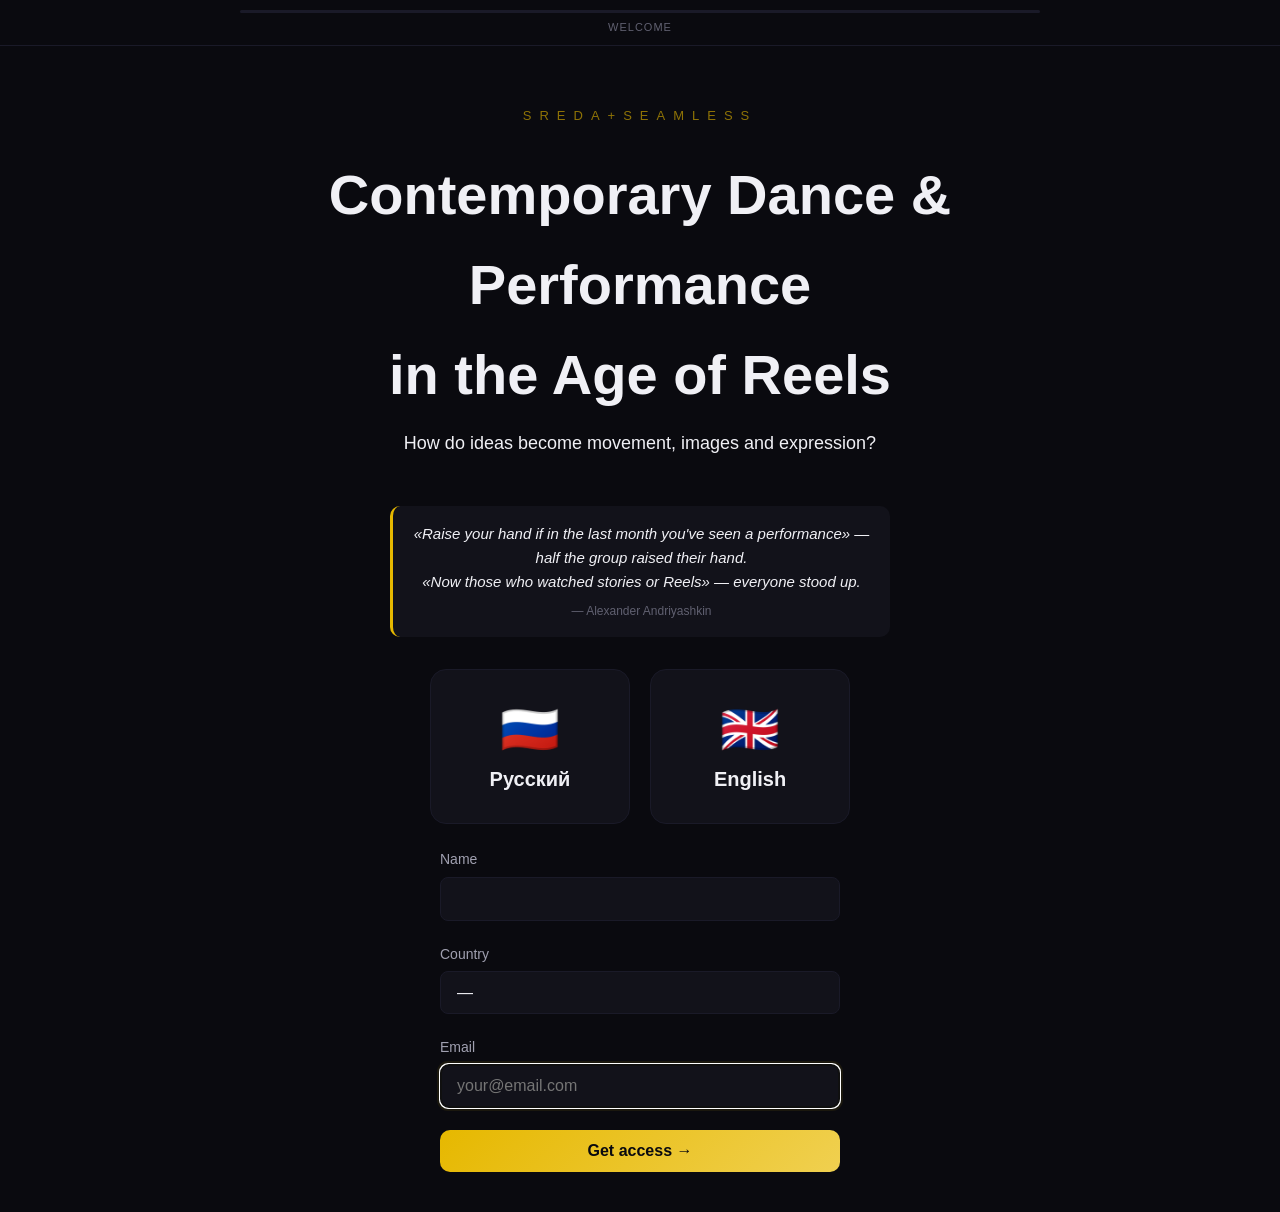
<file: versions/v1-multistep/index.html>
<!DOCTYPE html>
<html lang="en">
<head>
<meta charset="UTF-8">
<meta name="viewport" content="width=device-width, initial-scale=1.0">
<title>Contemporary Dance & Performance in the Age of Reels — sreda+seamless</title>
<meta name="description" content="How do ideas become movement, images and expression? A webinar on contemporary dance, artistic research and performance with Alexander Andriyashkin and Vladimir Varnava. July 7 & 15, 2026.">
<meta property="og:title" content="Contemporary Dance & Performance in the Age of Reels">
<meta property="og:description" content="How do ideas become movement, images and expression? Webinar with Andriyashkin and Varnava. Online July 7 & 15.">
<meta property="og:type" content="website">
<link rel="stylesheet" href="assets/css/style.css?v=3">
</head>
<body>

<!-- ===== PROGRESS BAR ===== -->
<div class="progress-wrap" id="progress-wrap">
  <div class="progress-bar"><div class="progress-fill" id="progress-fill"></div></div>
  <div class="progress-label" id="progress-label">WELCOME</div>
</div>

<!-- ===== STEP 1: LANGUAGE + NAME + COUNTRY + EMAIL ===== -->
<section id="step-lang" class="step active">
  <div class="container center">
    <div class="logo">sreda+seamless</div>
    <h1 id="glitch-title" class="glitch" data-text="Contemporary Dance & Performance
in the Age of Reels">Contemporary Dance &amp; Performance<br>in the Age of Reels</h1>
    <p class="subtitle" id="lang-subtitle">How do ideas become movement, images and expression?</p>
    
    <!-- Quote -->
    <div class="quote-block" style="max-width:500px;margin:0 auto 32px;text-align:center;padding:16px 20px;border-left:3px solid var(--accent);background:var(--bg2);border-radius:var(--radius-sm)">
      <p id="lang-quote" style="font-size:15px;font-style:italic;color:var(--text);line-height:1.6">«Поднимите руку, если за последний месяц вы видели перформанс» — поднялась половина группы.<br>«А теперь те, кто смотрел stories или Reels» — встали все.</p>
      <p id="lang-quote-author" style="font-size:12px;color:var(--text3);margin-top:8px">— Александр Андрияшкин</p>
    </div>

    <div class="lang-buttons">
      <button class="lang-btn" data-lang="ru" onclick="setLang('ru')">
        <span class="lang-icon">🇷🇺</span>
        <span class="lang-name">Русский</span>
      </button>
      <button class="lang-btn" data-lang="en" onclick="setLang('en')">
        <span class="lang-icon">🇬🇧</span>
        <span class="lang-name">English</span>
      </button>
    </div>
    <div class="lang-form-block" style="margin-top:24px;max-width:400px;width:100%">
      <div class="form-group">
        <label id="lang-name-label" style="color:var(--text2);font-size:14px;margin-bottom:6px;display:block">Name</label>
        <input type="text" id="lang-name" placeholder="" required style="padding:12px 16px;border:1px solid var(--bg3);border-radius:8px;background:var(--bg2);color:var(--text1);font-size:16px;width:100%">
      </div>
      <div class="form-group">
        <label id="lang-country-label" style="color:var(--text2);font-size:14px;margin-bottom:6px;display:block">Country</label>
        <select id="lang-country" style="padding:12px 40px 12px 16px;border:1px solid var(--bg3);border-radius:8px;background:var(--bg2);color:var(--text1);font-size:16px;width:100%;-webkit-appearance:none;appearance:none">
          <option value="">—</option>
          <option value="AF">Afghanistan</option><option value="AL">Albania</option><option value="DZ">Algeria</option><option value="AD">Andorra</option><option value="AO">Angola</option><option value="AG">Antigua & Barbuda</option><option value="AR">Argentina</option><option value="AM">Armenia</option><option value="AU">Australia</option><option value="AT">Austria</option><option value="AZ">Azerbaijan</option>
          <option value="BS">Bahamas</option><option value="BH">Bahrain</option><option value="BD">Bangladesh</option><option value="BB">Barbados</option><option value="BY">Belarus</option><option value="BE">Belgium</option><option value="BZ">Belize</option><option value="BJ">Benin</option><option value="BT">Bhutan</option><option value="BO">Bolivia</option><option value="BA">Bosnia & Herzegovina</option><option value="BW">Botswana</option><option value="BR">Brazil</option><option value="BN">Brunei</option><option value="BG">Bulgaria</option><option value="BF">Burkina Faso</option><option value="BI">Burundi</option>
          <option value="KH">Cambodia</option><option value="CM">Cameroon</option><option value="CA">Canada</option><option value="CV">Cape Verde</option><option value="CF">Central African Republic</option><option value="TD">Chad</option><option value="CL">Chile</option><option value="CN">China</option><option value="CO">Colombia</option><option value="KM">Comoros</option><option value="CG">Congo</option><option value="CD">Congo (DRC)</option><option value="CR">Costa Rica</option><option value="HR">Croatia</option><option value="CU">Cuba</option><option value="CY">Cyprus</option><option value="CZ">Czech Republic</option>
          <option value="DK">Denmark</option><option value="DJ">Djibouti</option><option value="DM">Dominica</option><option value="DO">Dominican Republic</option>
          <option value="EC">Ecuador</option><option value="EG">Egypt</option><option value="SV">El Salvador</option><option value="GQ">Equatorial Guinea</option><option value="ER">Eritrea</option><option value="EE">Estonia</option><option value="SZ">Eswatini</option><option value="ET">Ethiopia</option>
          <option value="FJ">Fiji</option><option value="FI">Finland</option><option value="FR">France</option>
          <option value="GA">Gabon</option><option value="GM">Gambia</option><option value="GE">Georgia</option><option value="DE">Germany</option><option value="GH">Ghana</option><option value="GR">Greece</option><option value="GD">Grenada</option><option value="GT">Guatemala</option><option value="GN">Guinea</option><option value="GW">Guinea-Bissau</option><option value="GY">Guyana</option>
          <option value="HT">Haiti</option><option value="HN">Honduras</option><option value="HU">Hungary</option>
          <option value="IS">Iceland</option><option value="IN">India</option><option value="ID">Indonesia</option><option value="IR">Iran</option><option value="IQ">Iraq</option><option value="IE">Ireland</option><option value="IL">Israel</option><option value="IT">Italy</option>
          <option value="JM">Jamaica</option><option value="JP">Japan</option><option value="JO">Jordan</option>
          <option value="KZ">Kazakhstan</option><option value="KE">Kenya</option><option value="KI">Kiribati</option><option value="KW">Kuwait</option><option value="KG">Kyrgyzstan</option>
          <option value="LA">Laos</option><option value="LV">Latvia</option><option value="LB">Lebanon</option><option value="LS">Lesotho</option><option value="LR">Liberia</option><option value="LY">Libya</option><option value="LI">Liechtenstein</option><option value="LT">Lithuania</option><option value="LU">Luxembourg</option>
          <option value="MG">Madagascar</option><option value="MW">Malawi</option><option value="MY">Malaysia</option><option value="MV">Maldives</option><option value="ML">Mali</option><option value="MT">Malta</option><option value="MH">Marshall Islands</option><option value="MR">Mauritania</option><option value="MU">Mauritius</option><option value="MX">Mexico</option><option value="FM">Micronesia</option><option value="MD">Moldova</option><option value="MC">Monaco</option><option value="MN">Mongolia</option><option value="ME">Montenegro</option><option value="MA">Morocco</option><option value="MZ">Mozambique</option><option value="MM">Myanmar</option>
          <option value="NA">Namibia</option><option value="NR">Nauru</option><option value="NP">Nepal</option><option value="NL">Netherlands</option><option value="NZ">New Zealand</option><option value="NI">Nicaragua</option><option value="NE">Niger</option><option value="NG">Nigeria</option><option value="KP">North Korea</option><option value="MK">North Macedonia</option><option value="NO">Norway</option>
          <option value="OM">Oman</option>
          <option value="PK">Pakistan</option><option value="PW">Palau</option><option value="PS">Palestine</option><option value="PA">Panama</option><option value="PG">Papua New Guinea</option><option value="PY">Paraguay</option><option value="PE">Peru</option><option value="PH">Philippines</option><option value="PL">Poland</option><option value="PT">Portugal</option>
          <option value="QA">Qatar</option>
          <option value="RO">Romania</option><option value="RU">Russia</option><option value="RW">Rwanda</option>
          <option value="KN">Saint Kitts & Nevis</option><option value="LC">Saint Lucia</option><option value="VC">Saint Vincent & Grenadines</option><option value="WS">Samoa</option><option value="SM">San Marino</option><option value="ST">Sao Tome & Principe</option><option value="SA">Saudi Arabia</option><option value="SN">Senegal</option><option value="RS">Serbia</option><option value="SC">Seychelles</option><option value="SL">Sierra Leone</option><option value="SG">Singapore</option><option value="SK">Slovakia</option><option value="SI">Slovenia</option><option value="SB">Solomon Islands</option><option value="SO">Somalia</option><option value="ZA">South Africa</option><option value="KR">South Korea</option><option value="SS">South Sudan</option><option value="ES">Spain</option><option value="LK">Sri Lanka</option><option value="SD">Sudan</option><option value="SR">Suriname</option><option value="SE">Sweden</option><option value="CH">Switzerland</option><option value="SY">Syria</option>
          <option value="TW">Taiwan</option><option value="TJ">Tajikistan</option><option value="TZ">Tanzania</option><option value="TH">Thailand</option><option value="TL">Timor-Leste</option><option value="TG">Togo</option><option value="TO">Tonga</option><option value="TT">Trinidad & Tobago</option><option value="TN">Tunisia</option><option value="TR">Turkey</option><option value="TM">Turkmenistan</option><option value="TV">Tuvalu</option>
          <option value="UG">Uganda</option><option value="UA">Ukraine</option><option value="AE">United Arab Emirates</option><option value="GB">United Kingdom</option><option value="US">United States</option><option value="UY">Uruguay</option><option value="UZ">Uzbekistan</option>
          <option value="VU">Vanuatu</option><option value="VA">Vatican City</option><option value="VE">Venezuela</option><option value="VN">Vietnam</option>
          <option value="YE">Yemen</option>
          <option value="ZM">Zambia</option><option value="ZW">Zimbabwe</option>
        </select>
      </div>
      <div class="form-group">
        <label id="lang-email-label" style="color:var(--text2);font-size:14px;margin-bottom:6px;display:block">Email</label>
        <input type="email" id="lang-email" placeholder="your@email.com" required style="padding:12px 16px;border:1px solid var(--bg3);border-radius:8px;background:var(--bg2);color:var(--text1);font-size:16px;width:100%">
      </div>
      <button class="btn-primary" onclick="submitForm()" id="btn-email-submit" type="button" style="padding:12px 24px;width:100%;margin-top:8px">Get access →</button>
    </div>
  </div>
</section>

<!-- ===== STEP 2: TEACHERS ===== -->
<section id="step-teachers" class="step">
  <div class="container">
    <div class="step-header">
      <span class="step-num" id="teachers-step">ШАГ 1</span>
      <button class="back-btn" onclick="goBack()">← <span class="back-text" id="back-lang">Language</span></button>
    </div>
    <div class="welcome-block">
      <h2 id="welcome-title">Meet your teachers</h2>
      <p id="welcome-desc">Contemporary Dance & Performance in the Age of Reels<br><span style="font-size:13px;color:var(--text3)">with Alexander Andriyashkin and Vladimir Varnava</span></p>
    </div>
    <div class="teachers-grid">
      <div class="teacher-card">
        <div class="teacher-media-grid">
          <img class="teacher-clip span-2" src="assets/images/andriyashkin_photo_01.jpg" alt="Andriyashkin" loading="lazy">
          <video class="teacher-clip" src="assets/images/andriyashkin_01.mp4" muted loop playsinline preload="metadata" onclick="this.paused?this.play():this.pause()"></video>
          <video class="teacher-clip" src="assets/images/andriyashkin_02.mp4" muted loop playsinline preload="metadata" onclick="this.paused?this.play():this.pause()"></video>
        </div>
        <div class="teacher-name" id="teacher-1-name">Александр Андрияшкин</div>
        <div class="teacher-role" id="teacher-1-role">Хореограф, режиссёр, педагог</div>
        <p class="teacher-bio" id="teacher-1-bio">Лауреат «Золотой Маски» (премия 2017 — спектакль The_Marusya). Шортлист Aerowaves (топ-20 хореографов Европы). Резиденции: Jacob's Pillow (США), Tanzquartier (Вена), SiWiC (Цюрих). Преподавал в 14 странах — от США до Японии.</p>
      </div>
      <div class="teacher-card">
        <div class="teacher-media-grid">
          <img class="teacher-clip span-2" src="assets/images/varnava_photo_01.jpg" alt="Varnava" loading="lazy">
          <video class="teacher-clip" src="assets/images/varnava_01.mp4" muted loop playsinline preload="metadata" onclick="this.paused?this.play():this.pause()"></video>
          <video class="teacher-clip" src="assets/images/varnava_02.mp4" muted loop playsinline preload="metadata" onclick="this.paused?this.play():this.pause()"></video>
        </div>
        <div class="teacher-name" id="teacher-2-name">Владимир Варнава</div>
        <div class="teacher-role" id="teacher-2-role">Танцовщик, хореограф, режиссёр</div>
        <p class="teacher-bio" id="teacher-2-bio">Двукратный лауреат «Золотой Маски» (2011, 2014 — лучшая мужская роль). Лауреат Harlequin (2011). Победитель Context. Diana Vishneva (2013). Постановки в Мариинском театре, Пермском театре оперы и балета, AKHE театре.</p>
      </div>
    </div>

    <div class="teachers-footer">
      <button class="btn-primary btn-large" id="btn-to-survey" onclick="goToStep('step-survey-1')">Get free materials →</button>
    </div>
  </div>
</section>

<!-- ===== STEP 3: SURVEY-1 (3 questions) ===== -->
<section id="step-survey-1" class="step">
  <div class="container">
    <div class="step-header">
      <span class="step-num" id="survey-1-step">ШАГ 2</span>
      <button class="back-btn" onclick="goBack()">← <span class="back-text" id="back-teachers">Teachers</span></button>
    </div>
    
    <div class="survey-carousel" id="survey-q1">
      <p class="survey-progress" id="sq-progress">Question 1 of 3</p>
      <h2 id="sq1-title">When you watch yourself in a video or Reel — what do you feel?</h2>
      <div class="survey-options">
        <button class="survey-option" onclick="answerSurvey(1, 'like')" id="sq1-opt1">I see myself — and I like it</button>
        <button class="survey-option" onclick="answerSurvey(1, 'off')" id="sq1-opt2">Something is off: I look different from how I feel inside</button>
        <button class="survey-option" onclick="answerSurvey(1, 'tense')" id="sq1-opt3">I tense up, freeze, start performing for the camera</button>
        <button class="survey-option" onclick="answerSurvey(1, 'not')" id="sq1-opt4">I haven't watched myself in a while — interesting question</button>
        <button class="survey-option" onclick="showCustomInput(1)" id="sq1-opt5" data-q="1" style="background:var(--bg2);border:1px dashed var(--bg3);border-radius:12px;padding:14px 18px;color:var(--text2);font-size:15px;cursor:pointer;text-align:left;transition:all 0.2s">✏️ <span id="sq1-other">Other: write your own answer</span></button>
      </div>
      <div id="sq1-custom" class="hidden" style="margin-top:12px">
        <input type="text" id="sq1-custom-input" placeholder="" style="padding:12px 16px;border:1px solid var(--bg3);border-radius:8px;background:var(--bg2);color:var(--text1);font-size:16px;width:100%">
        <button class="btn-primary" onclick="submitCustom(1)" style="padding:10px 20px;margin-top:8px" id="sq1-submit-btn">Отправить</button>
      </div>
    </div>
    
    <div class="survey-carousel hidden" id="survey-q2">
      <p class="survey-progress" id="sq-progress-2">Question 2 of 3</p>
      <h2 id="sq2-title">Which of these speaks to you right now?</h2>
      <div class="survey-options">
        <button class="survey-option" onclick="answerSurvey(2, 'space')" id="sq2-opt1">I want to understand how to work with body and space — not just on stage</button>
        <button class="survey-option" onclick="answerSurvey(2, 'digital')" id="sq2-opt2">The connection between movement, presence and how you show up digitally</button>
        <button class="survey-option" onclick="answerSurvey(2, 'express')" id="sq2-opt3">I want to make something of my own — express through my body</button>
        <button class="survey-option" onclick="answerSurvey(2, 'start')" id="sq2-opt4">I'm curious about contemporary dance but don't know where to start</button>
        <button class="survey-option" onclick="showCustomInput(2)" id="sq2-opt5" data-q="2" style="background:var(--bg2);border:1px dashed var(--bg3);border-radius:12px;padding:14px 18px;color:var(--text2);font-size:15px;cursor:pointer;text-align:left;transition:all 0.2s">✏️ <span id="sq2-other">Other: write your own answer</span></button>
      </div>
      <div id="sq2-custom" class="hidden" style="margin-top:12px">
        <input type="text" id="sq2-custom-input" placeholder="" style="padding:12px 16px;border:1px solid var(--bg3);border-radius:8px;background:var(--bg2);color:var(--text1);font-size:16px;width:100%">
        <button class="btn-primary" onclick="submitCustom(2)" style="padding:10px 20px;margin-top:8px" id="sq2-submit-btn">Отправить</button>
      </div>
    </div>
    
    <div class="survey-carousel hidden" id="survey-q3">
      <p class="survey-progress" id="sq-progress-3">Question 3 of 3</p>
      <h2 id="sq3-title">Have you invested money in your growth in the last year?</h2>
      <div class="survey-options">
        <button class="survey-option" onclick="answerSurvey(3, 'regular')" id="sq3-opt1">Yes, I invest regularly — it's normal for me</button>
        <button class="survey-option" onclick="answerSurvey(3, 'once')" id="sq3-opt2">Yes, once or twice — when the topic resonated</button>
        <button class="survey-option" onclick="answerSurvey(3, 'thinking')" id="sq3-opt3">Not yet, but I'm thinking about it</button>
        <button class="survey-option" onclick="answerSurvey(3, 'free')" id="sq3-opt4">No, I prefer free formats</button>
        <button class="survey-option" onclick="showCustomInput(3)" id="sq3-opt5" data-q="3" style="background:var(--bg2);border:1px dashed var(--bg3);border-radius:12px;padding:14px 18px;color:var(--text2);font-size:15px;cursor:pointer;text-align:left;transition:all 0.2s">✏️ <span id="sq3-other">Other: write your own answer</span></button>
      </div>
      <div id="sq3-custom" class="hidden" style="margin-top:12px">
        <input type="text" id="sq3-custom-input" placeholder="" style="padding:12px 16px;border:1px solid var(--bg3);border-radius:8px;background:var(--bg2);color:var(--text1);font-size:16px;width:100%">
        <button class="btn-primary" onclick="submitCustom(3)" style="padding:10px 20px;margin-top:8px" id="sq3-submit-btn">Отправить</button>
      </div>
    </div>
  </div>
</section>

<!-- ===== STEP 4: CONTENT-1 (Theory) ===== -->
<section id="step-content-1" class="step">
  <div class="container">
    <div class="step-header">
      <span class="step-num" id="content-1-step">ШАГ 3</span>
      <button class="back-btn" onclick="goBack()">← <span class="back-text" id="back-survey-1">Questions</span></button>
    </div>
    <h2 class="content-title" id="content-1-title">Here's your first material</h2>
    <p class="content-desc" id="content-1-desc" style="color:var(--text2);margin-bottom:16px">Theory: History of Contemporary Dance</p>
    
    <div class="content-section">
      <div class="video-container" id="video-1-container">
        <div class="video-placeholder" id="v1-placeholder" onclick="playVideo(1)">
          <div class="play-icon">▶</div>
          <span id="v1-label" class="vl">Andriyashkin — 100 Years In 100 Minutes</span>
        </div>
      </div>
      <p class="content-text" id="v1-desc" style="margin-top:12px;color:var(--text2);font-size:14px">A lecture-performance on the history of contemporary dance. From modern to metamodern.</p>
    </div>
    
    <div class="content-footer" style="margin-top:20px">
      <p style="color:var(--text2);font-size:14px;margin-bottom:12px" id="content-1-cta">Want more? Answer 4 more questions →</p>
      <button class="btn-primary btn-large" onclick="goToStep('step-survey-2')" id="btn-to-survey-2">Continue →</button>
    </div>
  </div>
</section>

<!-- ===== STEP 5: SURVEY-2 (3 more questions) ===== -->
<section id="step-survey-2" class="step">
  <div class="container">
    <div class="step-header">
      <span class="step-num" id="survey-2-step">ШАГ 4</span>
      <button class="back-btn" onclick="goBack()">← <span class="back-text" id="back-content-1">Theory</span></button>
    </div>
    
    <div class="survey-carousel" id="survey-q4">
      <p class="survey-progress" id="sq-progress-4">Question 1 of 4</p>
      <h2 id="sq4-title">What do you do?</h2>
      <div class="survey-options">
        <button class="survey-option" onclick="answerSurvey(4, 'body')" id="sq4-opt1">I work with the body: dance, movement, theater, yoga, sports</button>
        <button class="survey-option" onclick="answerSurvey(4, 'visual')" id="sq4-opt2">Visual content: photo, video, design, social media</button>
        <button class="survey-option" onclick="answerSurvey(4, 'help')" id="sq4-opt3">Helping professions: coach, therapist, educator</button>
        <button class="survey-option" onclick="answerSurvey(4, 'own')" id="sq4-opt4">I run something of my own — online or offline</button>
        <button class="survey-option" onclick="showCustomInput(4)" id="sq4-opt5" data-q="4" style="background:var(--bg2);border:1px dashed var(--bg3);border-radius:12px;padding:14px 18px;color:var(--text2);font-size:15px;cursor:pointer;text-align:left;transition:all 0.2s">✏️ <span id="sq4-other">Other: write your own answer</span></button>
      </div>
      <div id="sq4-custom" class="hidden" style="margin-top:12px">
        <input type="text" id="sq4-custom-input" placeholder="" style="padding:12px 16px;border:1px solid var(--bg3);border-radius:8px;background:var(--bg2);color:var(--text1);font-size:16px;width:100%">
        <button class="btn-primary" onclick="submitCustom(4)" style="padding:10px 20px;margin-top:8px" id="sq4-submit-btn">Отправить</button>
      </div>
    </div>
    
    <div class="survey-carousel hidden" id="survey-q5">
      <p class="survey-progress" id="sq-progress-5">Question 2 of 4</p>
      <h2 id="sq5-title">If you were to invest in learning right now — what would it be?</h2>
      <div class="survey-options">
        <button class="survey-option" onclick="answerSurvey(5, 'bodywork')" id="sq5-opt1">Working with body, movement, presence</button>
        <button class="survey-option" onclick="answerSurvey(5, 'content')" id="sq5-opt2">Filming, editing, content for social media</button>
        <button class="survey-option" onclick="answerSurvey(5, 'brand')" id="sq5-opt3">Personal brand and self-positioning</button>
        <button class="survey-option" onclick="answerSurvey(5, 'creative')" id="sq5-opt4">Creative self-expression — finding your voice</button>
        <button class="survey-option" onclick="showCustomInput(5)" id="sq5-opt5" data-q="5" style="background:var(--bg2);border:1px dashed var(--bg3);border-radius:12px;padding:14px 18px;color:var(--text2);font-size:15px;cursor:pointer;text-align:left;transition:all 0.2s">✏️ <span id="sq5-other">Other: write your own answer</span></button>
      </div>
      <div id="sq5-custom" class="hidden" style="margin-top:12px">
        <input type="text" id="sq5-custom-input" placeholder="" style="padding:12px 16px;border:1px solid var(--bg3);border-radius:8px;background:var(--bg2);color:var(--text1);font-size:16px;width:100%">
        <button class="btn-primary" onclick="submitCustom(5)" style="padding:10px 20px;margin-top:8px" id="sq5-submit-btn">Отправить</button>
      </div>
    </div>
    
    <div class="survey-carousel hidden" id="survey-q6">
      <p class="survey-progress" id="sq-progress-6">Question 3 of 4</p>
      <h2 id="sq6-title">How often do you appear on camera — in Reels, stories, videos?</h2>
      <div class="survey-options">
        <button class="survey-option" onclick="answerSurvey(6, 'regular')" id="sq6-opt1">Regularly — it's part of my work or life</button>
        <button class="survey-option" onclick="answerSurvey(6, 'sometimes')" id="sq6-opt2">Sometimes, but without a system</button>
        <button class="survey-option" onclick="answerSurvey(6, 'want')" id="sq6-opt3">I would like to, but something holds me back</button>
        <button class="survey-option" onclick="answerSurvey(6, 'no')" id="sq6-opt4">I don't and don't plan to</button>
        <button class="survey-option" onclick="showCustomInput(6)" id="sq6-opt5" data-q="6" style="background:var(--bg2);border:1px dashed var(--bg3);border-radius:12px;padding:14px 18px;color:var(--text2);font-size:15px;cursor:pointer;text-align:left;transition:all 0.2s">✏️ <span id="sq6-other">Other: write your own answer</span></button>
      </div>
      <div id="sq6-custom" class="hidden" style="margin-top:12px">
        <input type="text" id="sq6-custom-input" placeholder="" style="padding:12px 16px;border:1px solid var(--bg3);border-radius:8px;background:var(--bg2);color:var(--text1);font-size:16px;width:100%">
        <button class="btn-primary" onclick="submitCustom(6)" style="padding:10px 20px;margin-top:8px" id="sq6-submit-btn">Отправить</button>
      </div>
    </div>

    <!-- New question: How often in frame -->
    <div class="survey-carousel hidden" id="survey-q7">
      <p class="survey-progress" id="sq-progress-7">Question 4 of 4</p>
      <h2 id="sq7-title">How often do you appear on camera — in Reels, stories, videos?</h2>
      <div class="survey-options">
        <button class="survey-option" onclick="answerSurvey(7, 'regular')" id="sq7-opt1">Regularly — it's part of my work or life</button>
        <button class="survey-option" onclick="answerSurvey(7, 'sometimes')" id="sq7-opt2">Sometimes, but without a system</button>
        <button class="survey-option" onclick="answerSurvey(7, 'want')" id="sq7-opt3">I would like to, but something holds me back</button>
        <button class="survey-option" onclick="answerSurvey(7, 'no')" id="sq7-opt4">I don't and don't plan to</button>
        <button class="survey-option" onclick="showCustomInput(7)" id="sq7-opt5" data-q="7" style="background:var(--bg2);border:1px dashed var(--bg3);border-radius:12px;padding:14px 18px;color:var(--text2);font-size:15px;cursor:pointer;text-align:left;transition:all 0.2s">✏️ <span id="sq7-other">Other: write your own answer</span></button>
      </div>
      <div id="sq7-custom" class="hidden" style="margin-top:12px">
        <input type="text" id="sq7-custom-input" placeholder="" style="padding:12px 16px;border:1px solid var(--bg3);border-radius:8px;background:var(--bg2);color:var(--text1);font-size:16px;width:100%">
        <button class="btn-primary" onclick="submitCustom(7)" style="padding:10px 20px;margin-top:8px" id="sq7-submit-btn">Отправить</button>
      </div>
    </div>
  </div>
</section>

<!-- ===== STEP 6: CONTENT-2 (Practice + Хочу больше) ===== -->
<section id="step-content-2" class="step">
  <div class="container">
    <div class="step-header">
      <span class="step-num" id="content-2-step">ШАГ 5</span>
      <button class="back-btn" onclick="goBack()">← <span class="back-text" id="back-survey-2">Questions</span></button>
    </div>
    <h2 class="content-title" id="content-2-title">Your free materials are ready</h2>
    <p class="content-desc" id="content-2-desc" style="color:var(--text2);margin-bottom:16px">Practice: Body & Gravity with Varnava</p>
    
    <div class="content-section">
      <div class="video-container" id="video-2-container">
        <div class="video-placeholder" id="v2-placeholder" onclick="playVideo(2)">
          <div class="play-icon">▶</div>
          <span id="v2-label" class="vl">Varnava — Body & Gravity</span>
        </div>
      </div>
      <p class="content-text" id="v2-desc" style="margin-top:12px;color:var(--text2);font-size:14px">A practical session on weight, gravity and presence in movement.</p>
    </div>
    
    <div class="content-footer" style="margin-top:24px;text-align:center">
      <p style="color:var(--text2);font-size:14px;margin-bottom:8px" id="want-more-text">Want to go deeper? Join the full intensive.</p>
      <button class="btn-primary btn-large pulse" onclick="goToStep('step-webinar')" id="btn-want-more" style="background:linear-gradient(135deg,var(--accent),var(--accent2));border:none;font-weight:700">I want more →</button>
    </div>
  </div>
</section>

<!-- ===== STEP 7: WEBINAR + PRICE ===== -->
      <section id="step-webinar" class="step">
  <div class="container">
    <div class="step-header">
      <span class="step-num" id="webinar-step">ШАГ 6</span>
      <button class="back-btn" onclick="goBack()">← <span class="back-text" id="back-content-2">Materials</span></button>
    </div>
    
    <div class="webinar-card">
      <div class="badge" id="badge-webinar">sreda+seamless</div>
      <h2 id="webinar-title">Contemporary Dance &amp; Performance<br>in the Age of Reels</h2>
      <p class="webinar-sub" id="webinar-sub">How do ideas become movement, images and expression?</p>

      <!-- OPENING -->
      <div class="problem-block">
        <h3 id="problem-title" style="display:none"></h3>
        <p id="problem-text" style="line-height:1.8;font-size:15px">We live in a time when performance is no longer limited to the stage. Today, movement, images and personal stories exist across different spaces — from theatre and galleries to digital platforms. Reels, videos and social media have become part of the language of our time.</p>

      </div>

      <!-- WHY -->
      <div class="what-block">
        <h3 id="why-title">Why are we exploring this?</h3>
        <p id="why-p1" style="margin-bottom:16px">In contemporary art, creation rarely starts with a ready-made answer. It starts with a question. An observation. A curiosity. A search.</p>
        <p id="why-p2" style="margin-bottom:16px">Artists, dancers and performers develop their work through a process of research — exploring context, body, space and meaning. This is how new forms appear.</p>
        <p id="why-p3">During this webinar we will explore how artistic thinking can help us create ideas and transform them into expression.</p>
      </div>

      <!-- DURING -->
      <div class="what-block">
        <h3 id="research-title">During the webinar we will</h3>
        <ul id="research-list" style="list-style:none;padding:0">
          <li id="research-1" style="padding:6px 0;font-size:15px">explore real questions about creation and expression</li>
          <li id="research-2" style="padding:6px 0;font-size:15px">look at how artistic concepts are built</li>
          <li id="research-3" style="padding:6px 0;font-size:15px">discover tools for developing ideas</li>
          <li id="research-4" style="padding:6px 0;font-size:15px">see how an idea can transform through the body and movement</li>
          <li id="research-5" style="padding:6px 0;font-size:15px">experiment with translating a concept into a visual form</li>
        </ul>
      </div>

      <!-- NOT vs YES -->
      <div class="what-block" style="display:flex;flex-direction:column;gap:20px">
        <div>
          <h4 id="not-title" style="color:var(--danger);margin-bottom:8px;font-size:15px">We won't teach</h4>
          <ul id="not-list" style="list-style:none;padding:0">
            <li id="not-1" style="padding:4px 0;font-size:14px;color:var(--text2)">How to make viral content</li>
            <li id="not-2" style="padding:4px 0;font-size:14px;color:var(--text2)">How to copy successful formats</li>
            <li id="not-3" style="padding:4px 0;font-size:14px;color:var(--text2)">Universal formulas for creativity</li>
          </ul>
        </div>
        <div>
          <h4 id="yes-title" style="color:var(--accent);margin-bottom:8px;font-size:15px">We will explore</h4>
          <ul id="yes-list" style="list-style:none;padding:0">
            <li id="yes-1" style="padding:4px 0;font-size:14px;color:var(--accent)">How artists create ideas</li>
            <li id="yes-2" style="padding:4px 0;font-size:14px;color:var(--accent)">How concepts become forms</li>
            <li id="yes-3" style="padding:4px 0;font-size:14px;color:var(--accent)">How the body becomes a tool of communication</li>
            <li id="yes-4" style="padding:4px 0;font-size:14px;color:var(--accent)">How research leads to new possibilities</li>
            <li id="yes-5" style="padding:4px 0;font-size:14px;color:var(--accent)">How to create from your own perspective</li>
          </ul>
        </div>
      </div>

      <!-- OUTCOMES -->
      <div class="what-block">
        <h3 id="outcomes-title">You may leave with</h3>
        <ul id="outcomes-list" style="list-style:none;padding:0">
          <li id="outcome-1" style="padding:8px 0;border-bottom:1px solid var(--bg3)">A new way of looking at creativity</li>
          <li id="outcome-2" style="padding:8px 0;border-bottom:1px solid var(--bg3)">Tools for developing your own ideas</li>
          <li id="outcome-3" style="padding:8px 0;border-bottom:1px solid var(--bg3)">A deeper understanding of the connection between concept, body and expression</li>
          <li id="outcome-4" style="padding:8px 0;border-bottom:1px solid var(--bg3)">A new perspective on performance in the contemporary world</li>
        </ul>
      </div>

      <!-- FOR WHOM -->
      <div class="what-block">
        <h3 id="for-title" style="margin-bottom:8px">For whom</h3>
        <ul style="list-style:none;padding:0;display:flex;flex-wrap:wrap;gap:8px">
          <li id="for-1" style="background:var(--bg2);padding:8px 14px;border-radius:20px;font-size:14px">Dancers & choreographers</li>
          <li id="for-2" style="background:var(--bg2);padding:8px 14px;border-radius:20px;font-size:14px">Performers & artists</li>
          <li id="for-3" style="background:var(--bg2);padding:8px 14px;border-radius:20px;font-size:14px">Movement researchers</li>
          <li id="for-4" style="background:var(--bg2);padding:8px 14px;border-radius:20px;font-size:14px">Content creators</li>
          <li id="for-5" style="background:var(--bg2);padding:8px 14px;border-radius:20px;font-size:14px">Anyone curious about creativity, body & expression</li>
        </ul>
      </div>

      <!-- TRUST inline -->
      <div class="trust-block" style="margin:20px 0">
        <div class="trust-item"><span class="trust-num">$47</span><span class="trust-label" id="trust-price-l">INVESTMENT</span></div>
        <div class="trust-item"><span class="trust-num">15</span><span class="trust-label" id="trust-seats-l">SEATS LEFT</span></div>
        <div class="trust-item"><span class="trust-num">1</span><span class="trust-label" id="trust-days-l">SESSION 2h</span></div>
      </div>

      <!-- FORMAT -->
      <div class="what-block">
        <h3 id="format-title">Format</h3>
        <div class="sessions-grid" style="display:flex;gap:20px;flex-wrap:wrap;margin-bottom:20px">
          <div class="session-card" style="flex:1;min-width:250px;padding:16px 20px;background:var(--bg2);border-radius:var(--radius-sm);border:1px solid var(--bg3)">
            <div style="font-size:13px;font-weight:600;text-transform:uppercase;color:var(--accent);margin-bottom:8px" id="session-ru-label">🇷🇺 Русская сессия</div>
            <p id="webinar-date-ru" style="margin:0;font-size:15px;line-height:1.6">7 июля (вт), 20:00–22:00<br>Бали (WITA/UTC+8) · Москва (MSK) 15:00–17:00<br>Алматы 17:00–19:00 · Берлин (CEST) 14:00–16:00<br>Нью-Йорк (EDT) 08:00–10:00</p>
          </div>
          <div class="session-card" style="flex:1;min-width:250px;padding:16px 20px;background:var(--bg2);border-radius:var(--radius-sm);border:1px solid var(--bg3)">
            <div style="font-size:13px;font-weight:600;text-transform:uppercase;color:var(--accent);margin-bottom:8px" id="session-en-label">🇬🇧 English session</div>
            <p id="webinar-date-en" style="margin:0;font-size:15px;line-height:1.6">July 15 (Wed), 19:00–21:00<br>Bali (UTC+8) · Moscow (MSK) 14:00–16:00<br>Almaty 16:00–18:00 · Berlin (CEST) 13:00–15:00<br>New York (EDT) 07:00–09:00</p>
          </div>
        </div>
        <ul id="format-list">
          <li id="format-1">2-hour session: tools to build your own performance</li>
          <li id="format-2">Live Q&A session</li>
          <!-- format-3 removed -->
          <li id="format-4">Recording available after</li>
        </ul>
      </div>

      <!-- FAQ -->
      <div class="faq-block">
        <div class="faq-item">
          <button class="faq-q"><span id="faq-q1">Do I need dance experience?</span><span class="faq-arrow">▾</span></button>
          <div class="faq-a"><p id="faq-a1">Any level. The intensive is designed for both beginners and practicing dancers, performers, and movement researchers.</p></div>
        </div>
        <div class="faq-item">
          <button class="faq-q"><span id="faq-q2">Will there be a recording?</span><span class="faq-arrow">▾</span></button>
          <div class="faq-a"><p id="faq-a2">Yes. All participants receive the recording.</p></div>
        </div>
        <div class="faq-item">
          <button class="faq-q"><span id="faq-q3">How does it work online?</span><span class="faq-arrow">▾</span></button>
          <div class="faq-a"><p id="faq-a3">You'll receive a private Zoom link after purchase.</p></div>
        </div>
      </div>

      <!-- Timer -->
      <div class="timer-block">
        <p id="timer-label">Special price valid until:</p>
        <div class="timer" id="timer">
          <span class="timer-unit"><span id="timer-days">0</span><span id="timer-days-l">d</span></span>
          <span class="timer-unit"><span id="timer-hours">00</span>h</span>
          <span class="timer-sep">:</span>
          <span class="timer-unit"><span id="timer-mins">00</span>m</span>
          <span class="timer-sep">:</span>
          <span class="timer-unit"><span id="timer-secs">00</span>s</span>
        </div>
      </div>

      <!-- PRICE -->
      <div class="price-block">
        <span class="price-old" id="price-old">$97</span>
        <span class="price-current" id="price-current">$47</span>
        <span class="price-info" id="price-info">Current price — $47. After Early Bird — $97</span>
      </div>
      
      <a href="#" target="_blank" class="btn-primary btn-large pulse" id="btn-buy">Buy ticket — $47</a>
      

    </div>
  </div>
</section>

<script src="assets/js/main_v2.js"></script>
</body>
</html>
</file>
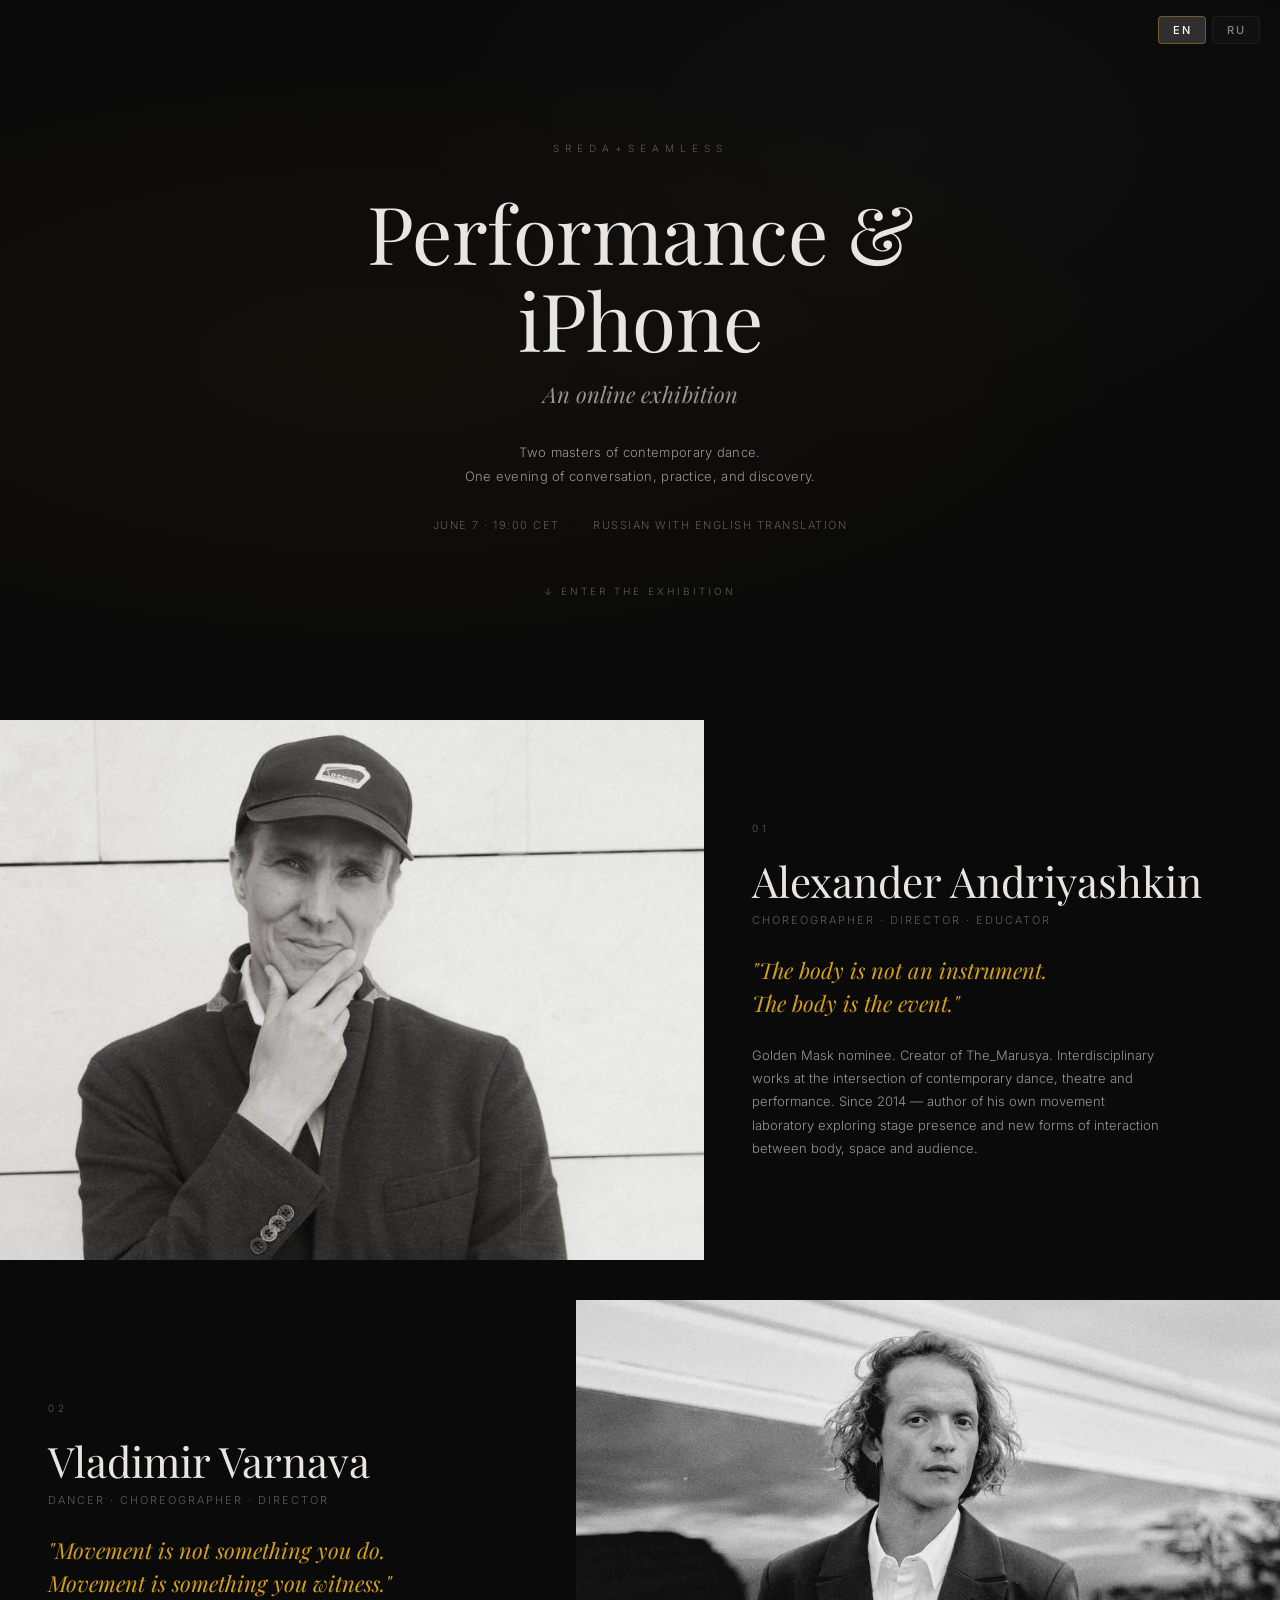
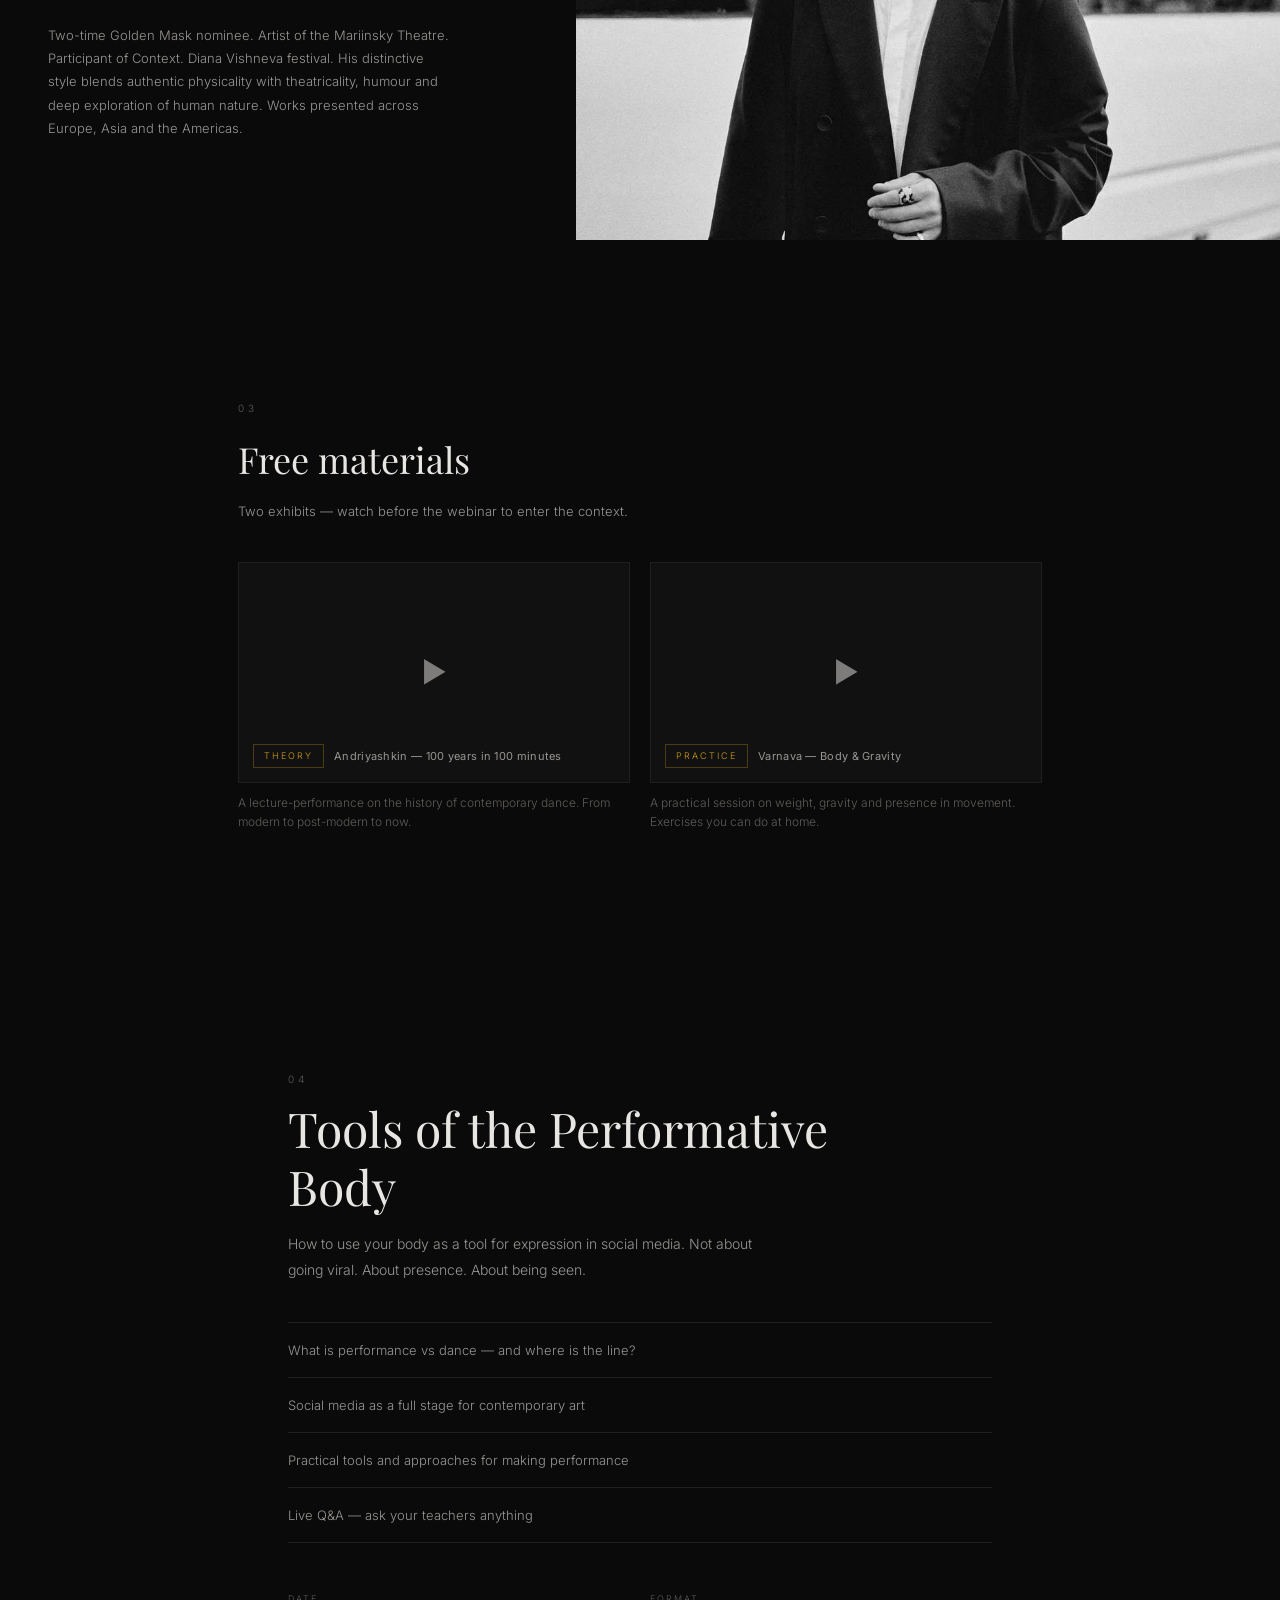
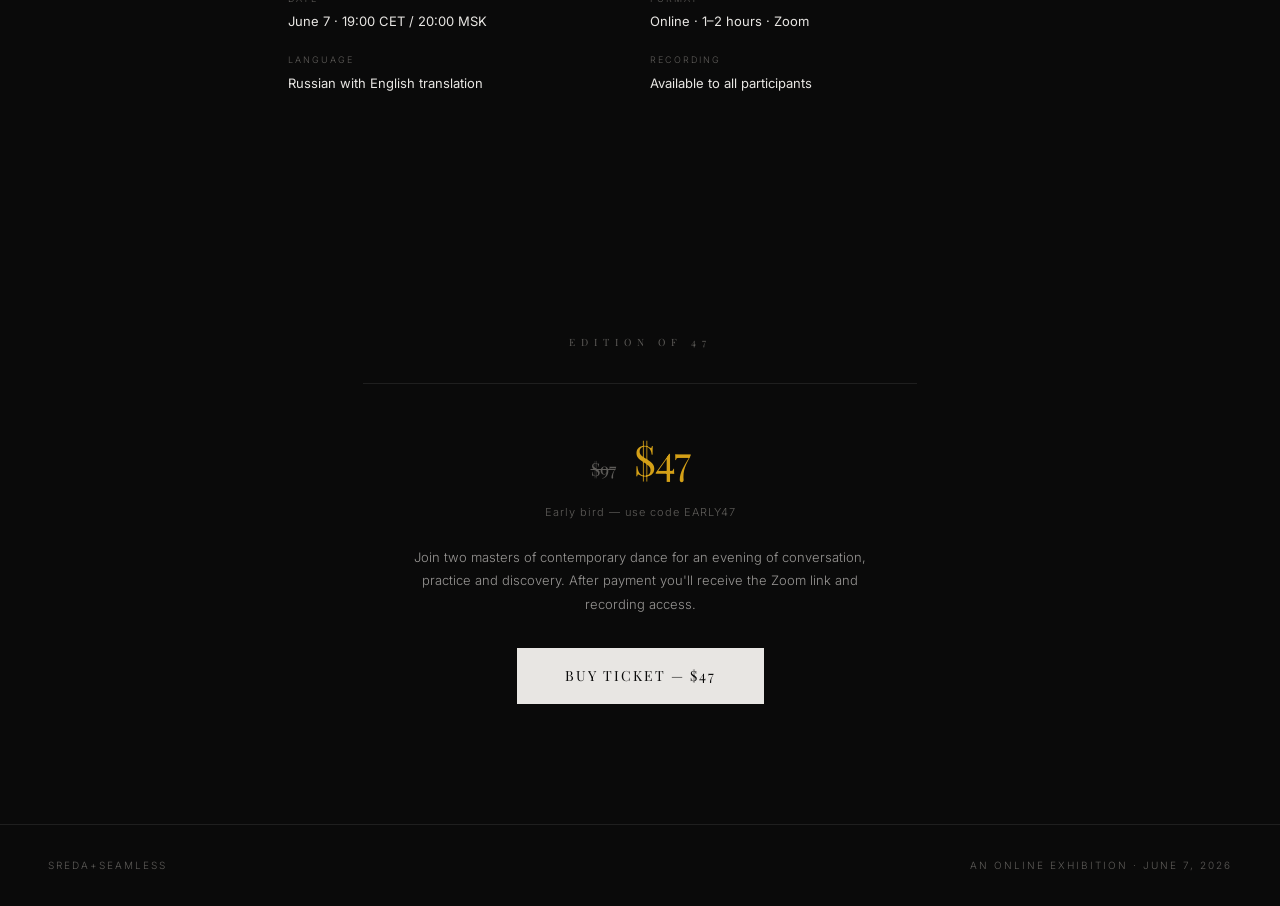
<file: versions/v2-onepage/index.html>
<!DOCTYPE html>
<html lang="en">
<head>
<meta charset="UTF-8">
<meta name="viewport" content="width=device-width, initial-scale=1.0">
<title>Performance &amp; iPhone — sreda+seamless</title>
<link rel="preconnect" href="https://fonts.googleapis.com">
<link rel="preconnect" href="https://fonts.gstatic.com" crossorigin>
<link href="https://fonts.googleapis.com/css2?family=Playfair+Display:ital,wght@0,400;0,700;1,400&family=Inter:wght@300;400;500&display=swap" rel="stylesheet">
<link rel="stylesheet" href="assets/css/style.css?v=3">
</head>
<body>

<!-- ═══════ LANG TOGGLE ═══════ -->
<nav class="lang-nav">
  <button class="ln ln-active" data-lang="en" onclick="setLang('en')">EN</button>
  <span class="ln-sep">/</span>
  <button class="ln" data-lang="ru" onclick="setLang('ru')">RU</button>
</nav>

<!-- ═══════ COVER SPREAD ═══════ -->
<section class="cover">
  <div class="cover-bg"></div>
  <div class="cover-content">
    <p class="cover-label" id="lbl-edition">sreda+seamless</p>
    <h1 class="cover-title" id="t-main">Performance &amp; iPhone</h1>
    <p class="cover-sub" id="t-sub">An online exhibition</p>
    <p class="cover-line" id="t-line">Two masters of contemporary dance.<br>One evening of conversation, practice, and discovery.</p>
    <div class="cover-info">
      <span id="t-date">June 7 · 19:00 CET</span>
      <span class="cover-dot">·</span>
      <span id="t-lang">Russian with English translation</span>
    </div>
    <p class="cover-scroll" id="t-scroll">↓ Enter the exhibition</p>
  </div>
</section>

<!-- ═══════ ANDRIYASHKIN SPREAD ═══════ -->
<section class="spread spread-a">
  <div class="spread-img">
    <img src="assets/images/andriyashkin_photo_01.jpg" alt="Alexander Andriyashkin">
    <div class="spread-vids">
      <video src="assets/images/andriyashkin_01.mp4" muted loop playsinline preload="metadata"></video>
      <video src="assets/images/andriyashkin_02.mp4" muted loop playsinline preload="metadata"></video>
    </div>
  </div>
  <div class="spread-text">
    <p class="spread-num">01</p>
    <h2 class="spread-name" id="a-name">Alexander Andriyashkin</h2>
    <p class="spread-role" id="a-role">Choreographer · Director · Educator</p>
    <blockquote class="spread-quote" id="a-quote">"The body is not an instrument.<br>The body is the event."</blockquote>
    <p class="spread-bio" id="a-bio">Golden Mask nominee. Creator of The_Marusya. Interdisciplinary works at the intersection of contemporary dance, theatre and performance. Since 2014 — author of his own movement laboratory exploring stage presence and new forms of interaction between body, space and audience.</p>
  </div>
</section>

<!-- ═══════ VARNAVA SPREAD ═══════ -->
<section class="spread spread-b">
  <div class="spread-text">
    <p class="spread-num">02</p>
    <h2 class="spread-name" id="v-name">Vladimir Varnava</h2>
    <p class="spread-role" id="v-role">Dancer · Choreographer · Director</p>
    <blockquote class="spread-quote" id="v-quote">"Movement is not something you do.<br>Movement is something you witness."</blockquote>
    <p class="spread-bio" id="v-bio">Two-time Golden Mask nominee. Artist of the Mariinsky Theatre. Participant of Context. Diana Vishneva festival. His distinctive style blends authentic physicality with theatricality, humour and deep exploration of human nature. Works presented across Europe, Asia and the Americas.</p>
  </div>
  <div class="spread-img">
    <img src="assets/images/varnava_photo_01.jpg" alt="Vladimir Varnava">
    <div class="spread-vids">
      <video src="assets/images/varnava_01.mp4" muted loop playsinline preload="metadata"></video>
      <video src="assets/images/varnava_02.mp4" muted loop playsinline preload="metadata"></video>
    </div>
  </div>
</section>

<!-- ═══════ EXHIBITS SPREAD ═══════ -->
<section class="exhibits">
  <p class="exhibits-num">03</p>
  <h2 class="sec-title" id="e-title">Free materials</h2>
  <p class="sec-sub" id="e-sub">Two exhibits — watch before the webinar to enter the context.</p>
  <div class="exhibits-grid">
    <div class="exhibit">
      <div class="exhibit-frame" onclick="playVid(1)">
        <div class="exhibit-play">▶</div>
        <div class="exhibit-caption">
          <span class="exhibit-tag" id="e1-tag">Theory</span>
          <span class="exhibit-name" id="e1-name">Andriyashkin — 100 years in 100 minutes</span>
        </div>
      </div>
      <div class="exhibit-embed hidden" id="e1-embed"></div>
      <p class="exhibit-desc" id="e1-desc">A lecture-performance on the history of contemporary dance. From modern to post-modern to now.</p>
    </div>
    <div class="exhibit">
      <div class="exhibit-frame" onclick="playVid(2)">
        <div class="exhibit-play">▶</div>
        <div class="exhibit-caption">
          <span class="exhibit-tag" id="e2-tag">Practice</span>
          <span class="exhibit-name" id="e2-name">Varnava — Body &amp; Gravity</span>
        </div>
      </div>
      <div class="exhibit-embed hidden" id="e2-embed"></div>
      <p class="exhibit-desc" id="e2-desc">A practical session on weight, gravity and presence in movement. Exercises you can do at home.</p>
    </div>
  </div>
</section>

<!-- ═══════ WEBINAR CHAPTER ═══════ -->
<section class="chapter">
  <p class="chapter-num">04</p>
  <h2 class="chapter-title" id="c-title">Tools of the Performative Body</h2>
  <p class="chapter-desc" id="c-desc">How to use your body as a tool for expression in social media. Not about going viral. About presence. About being seen.</p>
  
  <div class="chapter-topics" id="c-topics">
    <div class="topic" id="top-1">What is performance vs dance — and where is the line?</div>
    <div class="topic" id="top-2">Social media as a full stage for contemporary art</div>
    <div class="topic" id="top-3">Practical tools and approaches for making performance</div>
    <div class="topic" id="top-4">Live Q&A — ask your teachers anything</div>
  </div>

  <div class="chapter-meta">
    <div class="cm-item">
      <span class="cm-label" id="cm-date">Date</span>
      <span class="cm-val" id="cv-date">June 7 · 19:00 CET / 20:00 MSK</span>
    </div>
    <div class="cm-item">
      <span class="cm-label" id="cm-format">Format</span>
      <span class="cm-val" id="cv-format">Online · 1–2 hours · Zoom</span>
    </div>
    <div class="cm-item">
      <span class="cm-label" id="cm-lang">Language</span>
      <span class="cm-val" id="cv-lang">Russian with English translation</span>
    </div>
    <div class="cm-item">
      <span class="cm-label" id="cm-rec">Recording</span>
      <span class="cm-val" id="cv-rec">Available to all participants</span>
    </div>
  </div>
</section>

<!-- ═══════ COLOPHON (PRICING) ═══════ -->
<section class="colophon">
  <p class="colophon-num">Edition of 47</p>
  <div class="colophon-inner">
    <div class="colophon-price">
      <span class="cp-old">$97</span>
      <span class="cp-cur" id="cp-cur">$47</span>
      <span class="cp-info" id="cp-info">Early bird — use code EARLY47</span>
    </div>
    <p class="colophon-text" id="col-text">Join two masters of contemporary dance for an evening of conversation, practice and discovery. After payment you'll receive the Zoom link and recording access.</p>
    <div class="colophon-btns">
      <a href="https://web.tribute.tg/s/X02" class="colophon-btn" id="btn-en" target="_blank">Buy ticket — $47</a>
      <a href="https://web.tribute.tg/s/X01" class="colophon-btn" id="btn-ru" target="_blank">Купить билет — $47</a>
    </div>
  </div>
</section>

<!-- ═══════ FOOTER ═══════ -->
<footer class="footer">
  <span>sreda+seamless</span>
  <span class="footer-lang" id="f-line">An online exhibition · June 7, 2026</span>
</footer>

<script src="assets/js/main.js?v=3"></script>
</body>
</html>
</file>
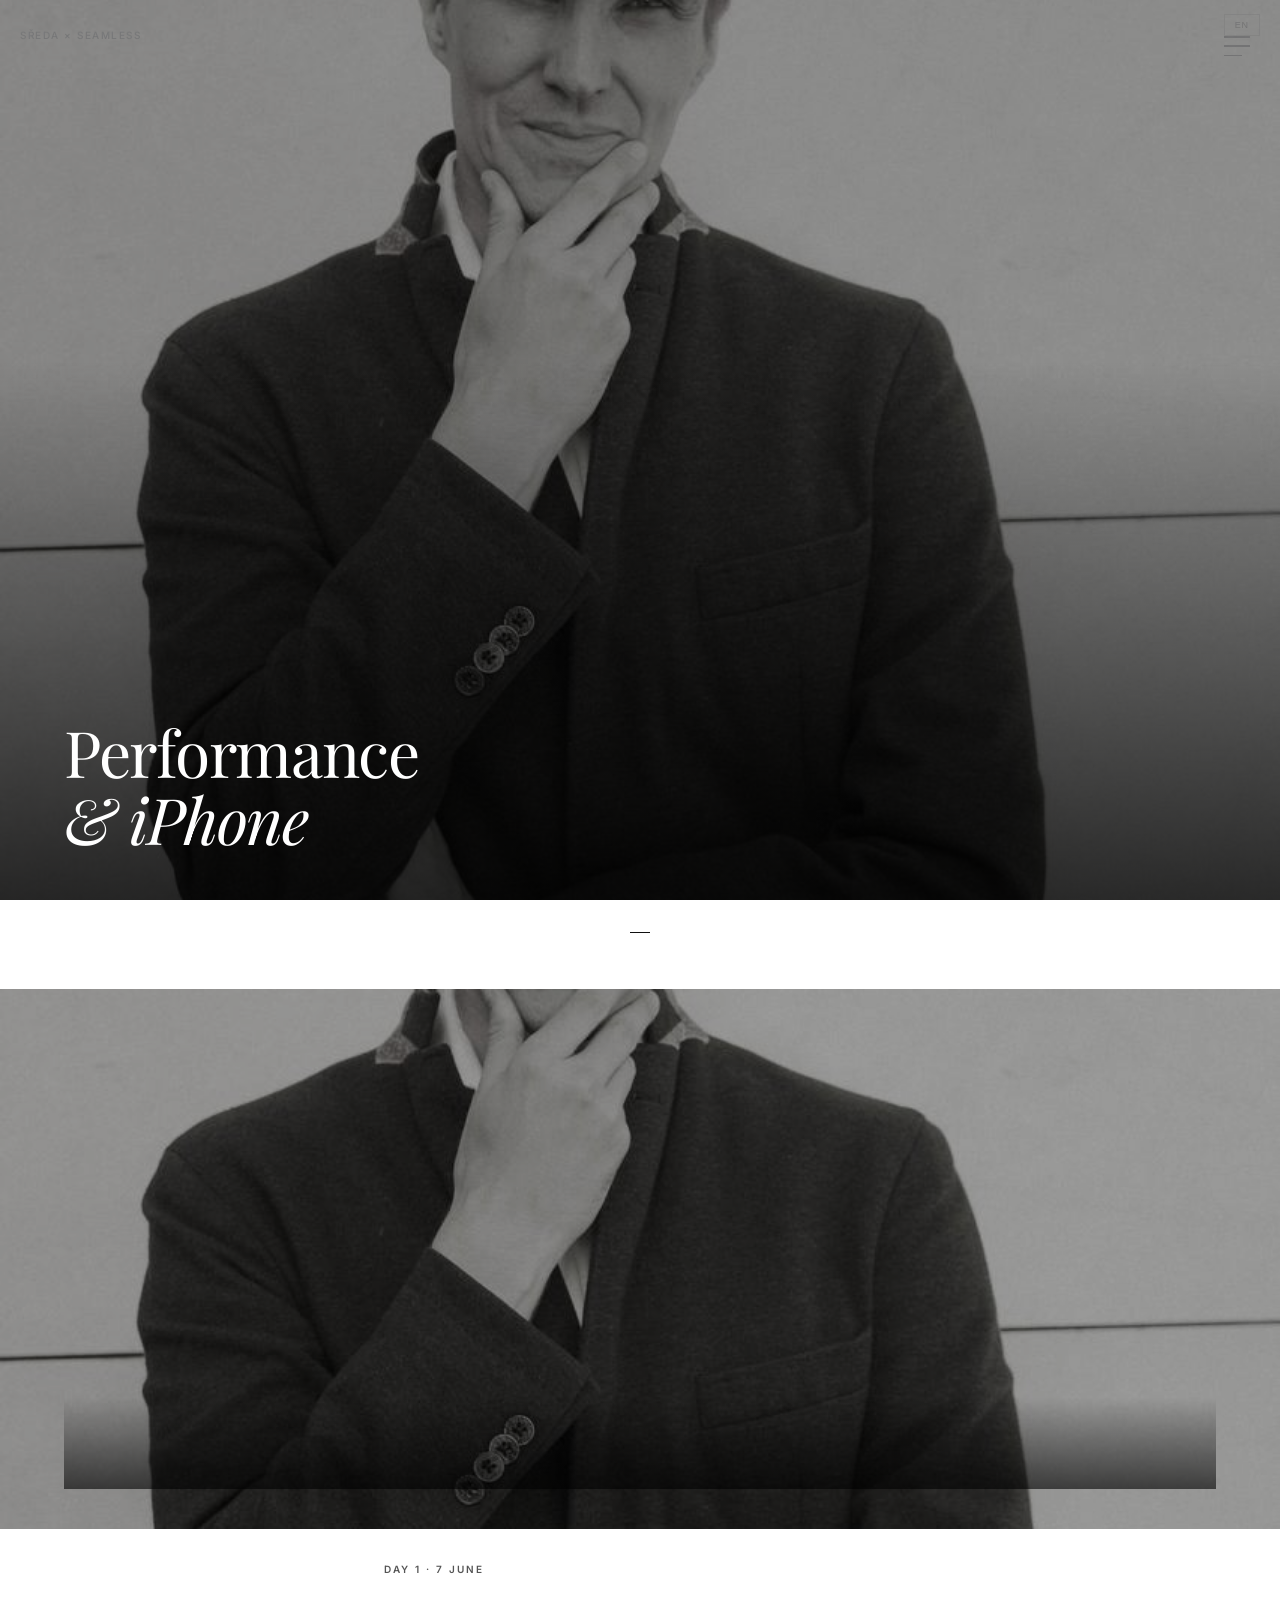
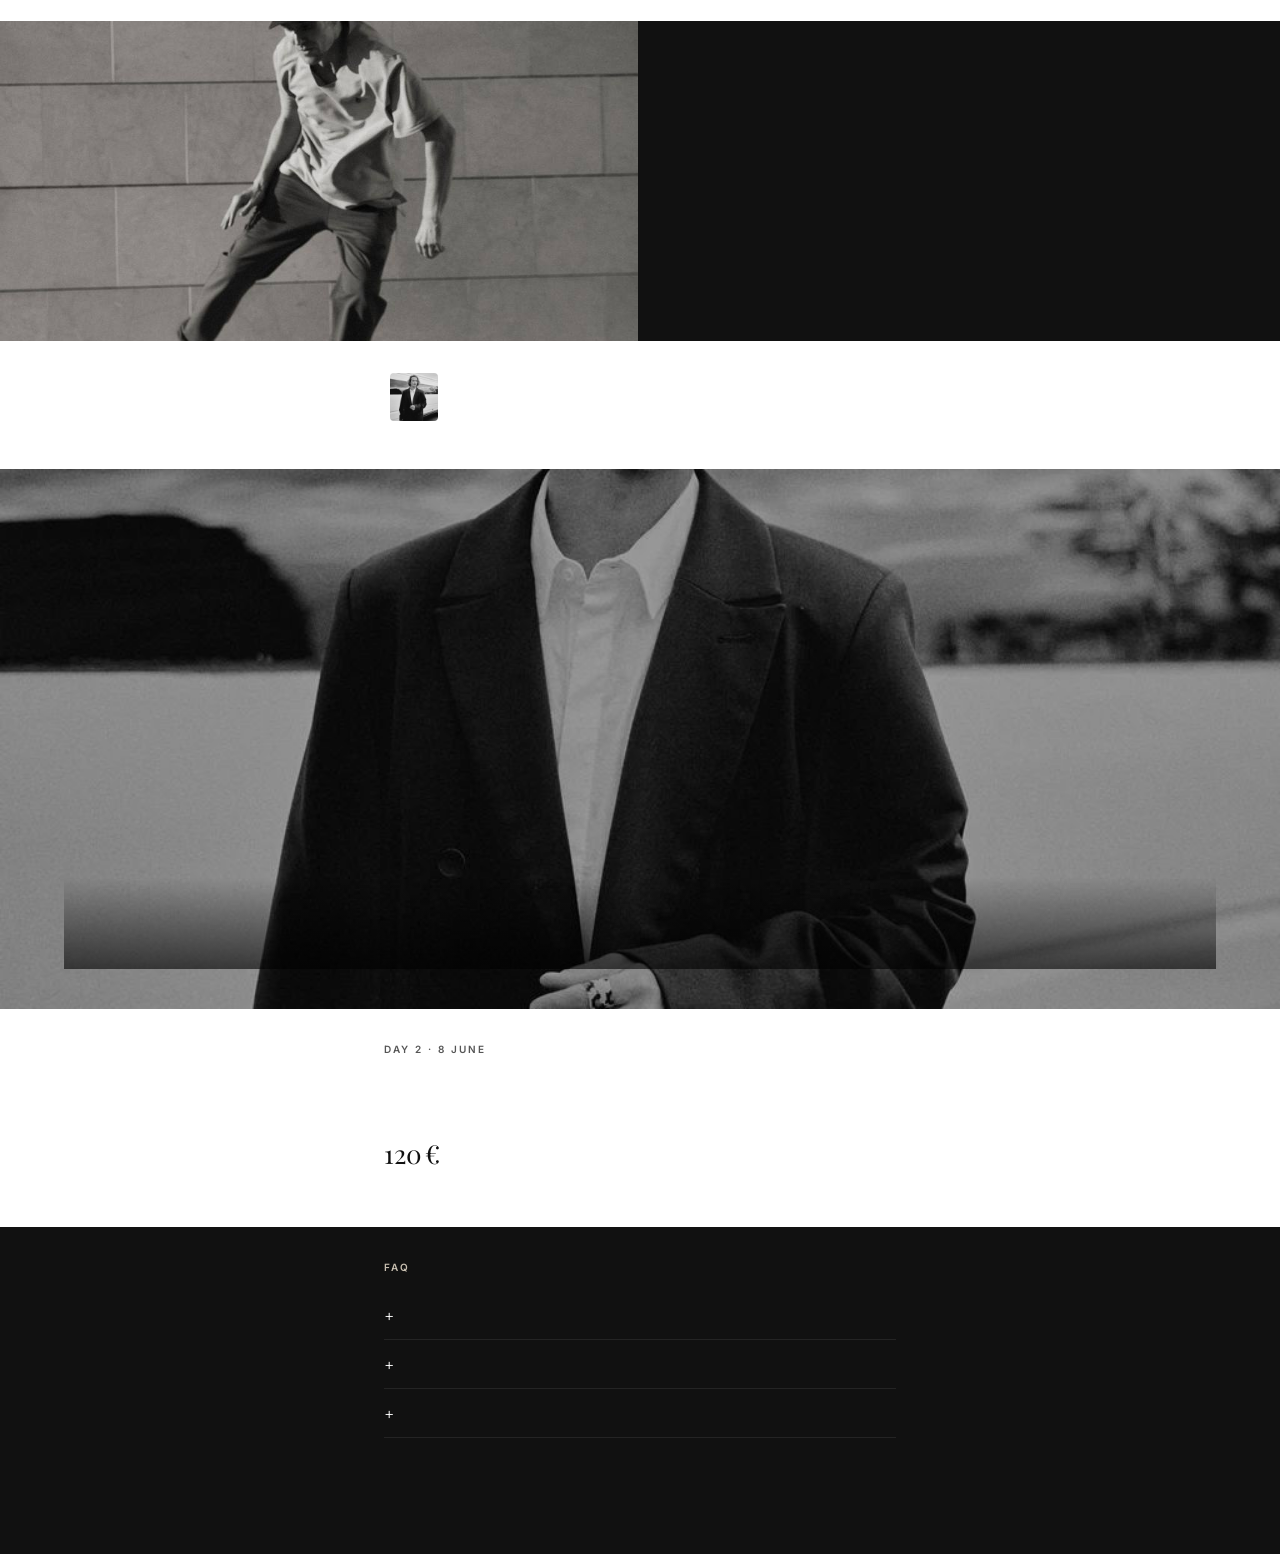
<file: versions/v4-snapshot/index.html>
<!DOCTYPE html>
<html lang="ru">
<head>
<meta charset="UTF-8">
<meta name="viewport" content="width=device-width, initial-scale=1.0, maximum-scale=1.0, user-scalable=no">
<title>Performance &amp; iPhone · sreda+seamless</title>
<link rel="preconnect" href="https://fonts.googleapis.com">
<link rel="preconnect" href="https://fonts.gstatic.com" crossorigin>
<link href="https://fonts.googleapis.com/css2?family=Playfair+Display:ital,wght@0,400;0,500;0,600;1,400;1,500&family=Inter:wght@300;400;500;600&display=swap" rel="stylesheet">
<link rel="stylesheet" href="assets/css/style.css">
</head>
<body>

<!-- HEADER -->
<header class="hdr">
  <span class="hdr-logo">SŘEDA × SEAMLESS</span>
  <nav class="hdr-nav">
    <button class="lang-btn" id="langBtn">EN</button>
    <button class="menu-btn" id="menuBtn"><span></span><span></span><span></span></button>
  </nav>
</header>

<!-- MOBILE MENU -->
<nav class="mmenu" id="mmenu">
  <ul>
    <li><a href="#s1" data-ru="Манифест" data-en="Statement">Манифест</a></li>
    <li><a href="#s2" data-ru="Андрей Андрияшкин" data-en="Andrey Andriyashkin">Андрей Андрияшкин</a></li>
    <li><a href="#s3" data-ru="Концепция" data-en="Concept">Концепция</a></li>
    <li><a href="#s4" data-ru="Екатерина Варнава" data-en="Ekaterina Varnava">Екатерина Варнава</a></li>
    <li><a href="#s5" data-ru="Билеты" data-en="Tickets">Билеты</a></li>
    <li><a href="#s6" data-ru="FAQ" data-en="FAQ">FAQ</a></li>
  </ul>
</nav>

<!-- 1. HERO — full-bleed video -->
<section class="s s-hero">
  <div class="s-hero-bg">
    <video autoplay muted loop playsinline preload="metadata" poster="assets/images/andriyashkin_photo_01.jpg">
      <source src="assets/images/andriyashkin_01.mp4" type="video/mp4">
    </video>
    <div class="s-hero-overlay"></div>
  </div>
  <div class="s-hero-content">
    <p class="s-hero-label" data-ru="7–8 ИЮНЯ · БЕРЛИН" data-en="JUNE 7–8 · BERLIN">7–8 ИЮНЯ · БЕРЛИН</p>
    <h1 class="s-hero-title">
      <span class="s-hero-title-line">Performance</span>
      <span class="s-hero-title-line s-hero-title-line--it">&amp; iPhone</span>
    </h1>
    <p class="s-hero-sub" data-ru="Тело как носитель" data-en="The body as a carrier">Тело как носитель</p>
    <p class="s-hero-desc" data-ru="Двухдневный интенсив contemporary dance и digital-медиа" data-en="A two-day intensive on contemporary dance and digital media">Двухдневный интенсив contemporary dance и digital-медиа</p>
  </div>
</section>

<!-- 2. STATEMENT — white section, flush after hero -->
<section class="s s-white" id="s1">
  <div class="s-inner">
    <div class="s-rule"></div>
    <blockquote class="s-quote">
      <p data-ru="Тело не просто участвует в танце. Танец случается как событие — и становится документом, который мы носим с собой."
         data-en="The body doesn't merely participate in dance. Dance happens as an event — and becomes a document we carry with us.">
        Тело не просто участвует в танце. Танец случается как событие — и становится документом, который мы носим с собой.
      </p>
    </blockquote>
    <p class="s-body" data-ru="Двухдневный интенсив на стыке contemporary dance, импровизации и digital-медиа."
       data-en="A two-day intensive at the intersection of contemporary dance, improvisation, and digital media.">
      Двухдневный интенсив на стыке contemporary dance, импровизации и digital-медиа.
    </p>
  </div>
</section>

<!-- 3. TEACHER 1 — black, full-bleed image, 60vh -->
<section class="s s-dark s-img" id="s2">
  <img src="assets/images/andriyashkin_photo_01.jpg" alt="">
  <div class="s-img-cap">
    <h2 class="s-name" data-ru="Андрей Андрияшкин" data-en="Andrey Andriyashkin">Андрей Андрияшкин</h2>
    <p class="s-role" data-ru="Исследователь движения" data-en="Movement researcher">Исследователь движения</p>
  </div>
</section>

<!-- 4. TEACHER 1 TEXT — white, flush -->
<section class="s s-white">
  <div class="s-inner">
    <p class="s-label">DAY 1 · 7 JUNE</p>
    <h2 class="s-h2" data-ru="Паркур тела и камера" data-en="Parkour of the body and the camera">Паркур тела и камера</h2>
    <p class="s-body" data-ru="Класс Андрея — исследование кинестетического поля через паркурные принципы и работу с iPhone. Как камера меняет направление движения? Как тело находит опору в нестабильном?"
       data-en="Andrey's class explores the kinesthetic field through parkour principles and working with the iPhone. How does the camera change the direction of movement? How does the body find support in the unstable?">
      Класс Андрея — исследование кинестетического поля через паркурные принципы и работу с iPhone. Как камера меняет направление движения? Как тело находит опору в нестабильном?
    </p>
    <button class="trailer-btn" data-video-ru="0-pUiSubwSI" data-video-en="JlVPtblL_2g" data-ru="→ Смотреть трейлер" data-en="→ Watch trailer">→ Смотреть трейлер</button>
  </div>
</section>

<!-- 5. TWO-COLUMN GRID — black bg, 1fr 1fr gap 4px -->
<section class="s s-grid">
  <div class="s-grid-inner">
    <img src="assets/images/andriyashkin_photo_02.jpg" alt="" loading="lazy">
    <video autoplay muted loop playsinline preload="metadata" src="assets/images/varnava_01.mp4"></video>
  </div>
</section>

<!-- 6. CONCEPT — white -->
<section class="s s-white" id="s3">
  <div class="s-inner">
    <p class="s-label" data-ru="Концепция" data-en="Concept">Концепция</p>
    <h2 class="s-h2">
      <span data-ru="Тело как носитель" data-en="Body as a carrier">Тело как носитель</span>
      <span class="s-h2-inline"><img src="assets/images/varnava_photo_01.jpg" alt="" class="s-inline-img"></span>
      <span data-ru="события" data-en="of the event">события</span>
    </h2>
    <p class="s-body" data-ru="Движение — первичный язык. iPhone — не экран, а продолжение руки. За два дня — от телесной разминки до хореографических этюдов с камерой."
       data-en="Movement is the primary language. The iPhone is not a screen, but an extension of the hand. Over two days — from warm-up to choreographic studies with the camera.">
      Движение — первичный язык. iPhone — не экран, а продолжение руки. За два дня — от телесной разминки до хореографических этюдов с камерой.
    </p>
  </div>
</section>

<!-- 7. TEACHER 2 — black, full-bleed -->
<section class="s s-dark s-img" id="s4">
  <img src="assets/images/varnava_photo_01.jpg" alt="">
  <div class="s-img-cap">
    <h2 class="s-name" data-ru="Екатерина Варнава" data-en="Ekaterina Varnava">Екатерина Варнава</h2>
    <p class="s-role" data-ru="Хореограф, перформер" data-en="Choreographer, performer">Хореограф, перформер</p>
  </div>
</section>

<!-- 8. TEACHER 2 TEXT — white -->
<section class="s s-white">
  <div class="s-inner">
    <p class="s-label">DAY 2 · 8 JUNE</p>
    <h2 class="s-h2" data-ru="Материал тела и время" data-en="Body matter and time">Материал тела и время</h2>
    <p class="s-body" data-ru="Класс Екатерины — о том, как движение становится материалом для исследования времени и пространства. iPhone — не инструмент записи, а участник процесса."
       data-en="Ekaterina's class is about how movement becomes material for exploring time and space. The iPhone is not a recording tool, but a participant in the process.">
      Класс Екатерины — о том, как движение становится материалом для исследования времени и пространства. iPhone — не инструмент записи, а участник процесса.
    </p>
    <button class="trailer-btn" data-video-ru="pyU1CMrvRLA" data-video-en="EYgnHrYCMHQ" data-ru="→ Смотреть трейлер" data-en="→ Watch trailer">→ Смотреть трейлер</button>
  </div>
</section>

<!-- 9. REGISTRATION — white -->
<section class="s s-white" id="s5">
  <div class="s-inner">
    <p class="s-label" data-ru="Билеты" data-en="Tickets">Билеты</p>
    <h2 class="s-h2" data-ru="Участие" data-en="Participation">Участие</h2>
    <p class="s-price">120 €</p>
    <p class="s-body" data-ru="Оба дня интенсива. Количество мест ограничено."
       data-en="Both days of the intensive. Limited spots available.">
      Оба дня интенсива. Количество мест ограничено.
    </p>
    <div class="s-btns">
      <a href="https://web.tribute.tg/s/X01" class="s-btn" target="_blank" data-ru="Купить билет — RU" data-en="Buy ticket — RU">Купить билет — RU</a>
      <a href="https://web.tribute.tg/s/X02" class="s-btn" target="_blank" data-ru="Купить билет — EN" data-en="Buy ticket — EN">Купить билет — EN</a>
    </div>
  </div>
</section>

<!-- 10. FAQ — dark -->
<section class="s s-dark" id="s6">
  <div class="s-inner">
    <p class="s-label" style="color:#c8bfb0">FAQ</p>
    <h2 class="s-h2" style="color:#fff" data-ru="Вопросы" data-en="Questions">Вопросы</h2>
    <div class="faq">
      <div class="faq-i">
        <button class="faq-q">
          <span data-ru="Какой уровень?" data-en="What level?">Какой уровень?</span>
          <span class="faq-icon">+</span>
        </button>
        <div class="faq-a"><p data-ru="Любой." data-en="Any level.">Любой.</p></div>
      </div>
      <div class="faq-i">
        <button class="faq-q">
          <span data-ru="Нужен iPhone?" data-en="Need an iPhone?">Нужен iPhone?</span>
          <span class="faq-icon">+</span>
        </button>
        <div class="faq-a"><p data-ru="Желательно, подойдет любой смартфон с камерой." data-en="Preferably, any smartphone works.">Желательно, подойдет любой смартфон с камерой.</p></div>
      </div>
      <div class="faq-i">
        <button class="faq-q">
          <span data-ru="Где?" data-en="Where?">Где?</span>
          <span class="faq-icon">+</span>
        </button>
        <div class="faq-a"><p data-ru="Берлин. Адрес после регистрации." data-en="Berlin. Address after registration.">Берлин. Адрес после регистрации.</p></div>
      </div>
    </div>
  </div>
</section>

<!-- 11. FINAL CTA — dark, full -->
<section class="s s-dark s-cta">
  <div class="s-inner" style="text-align:center">
    <h2 class="s-h2" style="color:#fff;font-size:28px" data-ru="Билеты" data-en="Tickets">Билеты</h2>
    <p class="s-body" style="color:#c8bfb0;text-align:center;max-width:300px;margin:8px auto 24px" data-ru="Места ограничены" data-en="Limited spots">Места ограничены</p>
    <div class="s-btns" style="justify-content:center">
      <a href="https://web.tribute.tg/s/X01" class="s-btn s-btn--light" target="_blank" data-ru="Купить — RU" data-en="Buy — RU">Купить — RU</a>
      <a href="https://web.tribute.tg/s/X02" class="s-btn s-btn--light" target="_blank" data-ru="Купить — EN" data-en="Buy — EN">Купить — EN</a>
    </div>
  </div>
</section>

<!-- MODAL -->
<div class="modal" id="videoModal">
  <div class="modal-bg"></div>
  <div class="modal-inner">
    <button class="modal-close">✕</button>
    <div id="ytPlayer"></div>
  </div>
</div>

<script src="assets/js/main.js"></script>
</body>
</html>
</file>
<file: versions/v1-multistep/assets/css/style.css>
/* ===== SEAMLESS WEBINAR — STYLE v2 ===== */
:root {
  --bg: #0a0a0f;
  --bg2: #12121a;
  --bg3: #1a1a28;
  --accent: #e6b800;
  --accent2: #f0d050;
  --text: #f0f0f5;
  --text2: #a0a0b0;
  --text3: #606070;
  --danger: #e85a5a;
  --radius: 16px;
  --radius-sm: 10px;
  --shadow: 0 8px 32px rgba(0,0,0,0.4);
  --transition: 0.4s cubic-bezier(0.22, 1, 0.36, 1);
}
* { margin: 0; padding: 0; box-sizing: border-box; }

body {
  font-family: -apple-system, BlinkMacSystemFont, 'Segoe UI', Helvetica, Arial, sans-serif;
  background: var(--bg);
  color: var(--text);
  line-height: 1.6;
  overflow-x: hidden;
}

/* ===== PROGRESS BAR ===== */
.progress-wrap { position: sticky; top:0; z-index: 100; background: var(--bg); padding: 10px 20px 8px; border-bottom: 1px solid var(--bg3); }
.progress-bar { height: 3px; background: var(--bg3); border-radius: 2px; overflow: hidden; max-width: 800px; margin: 0 auto 6px; }
.progress-fill { height: 100%; width: 0%; background: linear-gradient(90deg, var(--accent), var(--accent2)); transition: width 0.5s ease; border-radius: 2px; }
.progress-label { text-align: center; font-size: 11px; letter-spacing: 1px; text-transform: uppercase; color: var(--text3); }

/* ===== SECTIONS ===== */
.step {
  display: none;
  min-height: 100vh;
  padding: 60px 20px 40px;
  animation: fadeIn 0.5s ease;
}
.step.active { display: flex; }
@keyframes fadeIn { from { opacity: 0; transform: translateY(24px); } to { opacity: 1; transform: translateY(0); } }

.container {
  max-width: 800px;
  margin: 0 auto;
  width: 100%;
}
.center {
  display: flex;
  flex-direction: column;
  align-items: center;
  justify-content: center;
  min-height: 100vh;
}

/* ===== LOGO ===== */
.logo {
  font-size: 13px;
  letter-spacing: 8px;
  text-transform: uppercase;
  color: var(--accent);
  margin-bottom: 24px;
  opacity: 0.6;
}

/* ===== LANGUAGE SELECTION ===== */
.glitch {
  font-size: clamp(28px, 7vw, 56px);
  font-weight: 800;
  text-align: center;
  margin-bottom: 10px;
}
.subtitle {
  color: var(--text);
  font-size: 18px;
  margin-bottom: 48px;
}
.lang-buttons {
  display: flex;
  gap: 20px;
  flex-wrap: wrap;
  justify-content: center;
}
.lang-btn {
  background: var(--bg2);
  border: 1px solid var(--bg3);
  border-radius: var(--radius);
  padding: 32px 48px;
  cursor: pointer;
  transition: var(--transition);
  text-align: center;
  min-width: 200px;
}
.lang-btn:hover {
  border-color: var(--accent);
  transform: translateY(-4px);
  box-shadow: 0 12px 40px rgba(230, 184, 0, 0.12);
}
.lang-icon { font-size: 48px; display: block; margin-bottom: 10px; }
.lang-name { font-size: 20px; font-weight: 600; color: var(--text); }

/* ===== STEP HEADER ===== */
.step-header {
  display: flex;
  justify-content: space-between;
  align-items: center;
  margin-bottom: 32px;
}
.step-num {
  color: var(--text3);
  font-size: 12px;
  letter-spacing: 2px;
  text-transform: uppercase;
}
.back-btn {
  background: none;
  border: none;
  color: var(--text2);
  cursor: pointer;
  font-size: 14px;
  transition: var(--transition);
}
.back-btn:hover { color: var(--accent); }

h2 {
  font-size: clamp(22px, 4vw, 34px);
  font-weight: 700;
  margin-bottom: 12px;
}

/* ===== SURVEY FORM ===== */
.survey-desc { color: var(--text2); margin-bottom: 28px; }
.form-group { margin-bottom: 22px; }

.form-group > label {
  display: block;
  font-size: 15px;
  color: var(--text);
  margin-bottom: 8px;
  font-weight: 500;
}
.form-group input[type="text"],
.form-group select {
  width: 100%;
  padding: 14px 18px;
  background: var(--bg2);
  border: 1px solid var(--bg3);
  border-radius: var(--radius-sm);
  color: var(--text);
  font-size: 16px;
  transition: var(--transition);
  outline: none;
  -webkit-appearance: none;
}
.form-group input:focus,
.form-group select:focus {
  border-color: var(--accent);
  box-shadow: 0 0 0 3px rgba(230, 184, 0, 0.08);
}

/* Radio & Checkbox */
.radio-group, .checkbox-group {
  display: flex;
  flex-direction: column;
  gap: 8px;
}
.radio-label, .check-label {
  display: flex;
  align-items: center;
  gap: 10px;
  padding: 10px 14px;
  background: var(--bg2);
  border: 1px solid var(--bg3);
  border-radius: 8px;
  cursor: pointer;
  transition: var(--transition);
  font-size: 15px;
  color: var(--text2);
}
.radio-label:hover, .check-label:hover {
  border-color: var(--accent);
  background: rgba(230,184,0,0.04);
}
.radio-label input, .check-label input { accent-color: var(--accent); width: 18px; height: 18px; }

/* Contact row */
.contact-row {
  display: flex;
  gap: 10px;
}
.contact-select { width: 140px !important; flex-shrink: 0; }

/* Privacy */
.privacy-label {
  display: flex;
  align-items: flex-start;
  gap: 10px;
  font-size: 12px;
  color: var(--text3);
  margin-top: -10px;
  line-height: 1.4;
}
.privacy-label input { margin-top: 2px; accent-color: var(--accent); }

/* ===== BUTTONS ===== */
.btn-primary {
  background: linear-gradient(135deg, var(--accent), var(--accent2));
  color: #0a0a0f;
  border: none;
  border-radius: var(--radius-sm);
  padding: 16px 32px;
  font-size: 16px;
  font-weight: 700;
  cursor: pointer;
  transition: var(--transition);
  width: 100%;
  display: block;
  text-align: center;
  text-decoration: none;
  margin-top: 16px;
}
.btn-primary:hover {
  transform: translateY(-2px);
  box-shadow: 0 8px 24px rgba(230, 184, 0, 0.25);
}
.btn-primary:disabled {
  opacity: 0.4;
  cursor: not-allowed;
  transform: none;
}
.btn-gold { background: linear-gradient(135deg, var(--accent), var(--accent2)); }
.btn-large { padding: 20px 40px; font-size: 18px; margin-top: 20px; }
.pulse { animation: pulse 2s infinite; }
@keyframes pulse { 0%,100% { box-shadow: 0 0 0 0 rgba(230, 184, 0, 0.4); } 50% { box-shadow: 0 0 0 20px rgba(230, 184, 0, 0); } }

.hidden { display: none !important; }

/* ===== SUCCESS ===== */
.success-icon {
  width: 72px; height: 72px;
  background: var(--accent);
  border-radius: 50%;
  display: flex; align-items: center; justify-content: center;
  font-size: 32px; color: var(--bg);
  margin: 32px auto 16px;
  animation: scaleIn 0.5s ease;
}
@keyframes scaleIn { from { transform: scale(0); } to { transform: scale(1); } }

/* ===== VIDEO ===== */
.video-block { margin: 32px 0; }
.video-block-title {
  font-size: 18px;
  margin-bottom: 12px;
  color: var(--text);
}
.video-container {
  background: var(--bg2);
  border-radius: var(--radius);
  overflow: hidden;
  aspect-ratio: 16/9;
  border: 1px solid var(--bg3);
}
.video-placeholder {
  width: 100%; height: 100%;
  display: flex;
  flex-direction: column;
  align-items: center;
  justify-content: center;
  cursor: pointer;
  transition: var(--transition);
  background: linear-gradient(135deg, var(--bg3), #1e1e30);
}
.video-placeholder:hover { background: rgba(230,184,0,0.08); }
.play-icon {
  width: 60px; height: 60px;
  border-radius: 50%;
  background: var(--accent);
  display: flex; align-items: center; justify-content: center;
  font-size: 24px; color: var(--bg);
  margin-bottom: 12px;
}
.vl { color: var(--text2); font-size: 14px; }
.video-desc { color: var(--text2); font-size: 14px; margin-top: 10px; }
.video-desc a { color: var(--accent); }

/* Experts */
.experts-block {
  margin: 40px 0;
  padding: 24px;
  background: var(--bg2);
  border-radius: var(--radius);
  border: 1px solid var(--bg3);
}
.experts-block h3 { margin-bottom: 20px; font-size: 20px; }
.expert-card {
  margin-bottom: 20px;
  padding-bottom: 20px;
  border-bottom: 1px solid var(--bg3);
}
.expert-card:last-child { border: none; margin: 0; padding: 0; }
.expert-name {
  font-size: 17px;
  font-weight: 600;
  color: var(--accent);
  margin-bottom: 6px;
}
.expert-card p { color: var(--text2); font-size: 14px; line-height: 1.7; }

/* ===== TRUST BLOCK ===== */
.trust-block {
  display: grid;
  grid-template-columns: 1fr 1fr 1fr;
  gap: 12px;
  margin: 24px 0;
  padding: 20px;
  background: var(--bg2);
  border-radius: var(--radius);
  border: 1px solid var(--bg3);
  text-align: center;
}
.trust-item { }
.trust-num { font-size: 24px; font-weight: 800; color: var(--accent); display: block; }
.trust-label { font-size: 11px; color: var(--text3); text-transform: uppercase; letter-spacing: 1px; margin-top: 2px; }

/* ===== SESSION TIMETABLE ===== */
.sessions-grid {
  display: flex;
  gap: 20px;
  flex-wrap: wrap;
  margin-bottom: 20px;
}
.session-card {
  flex: 1;
  min-width: 260px;
  padding: 20px 24px;
  background: var(--bg2);
  border-radius: var(--radius-sm);
  border: 1px solid var(--bg3);
  transition: var(--transition);
}
.session-card:hover {
  border-color: var(--accent);
  box-shadow: 0 4px 20px rgba(230,184,0,0.1);
}
.session-label {
  font-size: 12px;
  font-weight: 700;
  text-transform: uppercase;
  letter-spacing: 1.5px;
  color: var(--accent);
  margin-bottom: 12px;
}
.session-date {
  font-size: 20px;
  font-weight: 700;
  color: var(--text);
  line-height: 1.3;
  margin-bottom: 12px;
}
.session-time-block {
  display: flex;
  flex-direction: column;
  gap: 6px;
}
.session-tz-row {
  display: flex;
  justify-content: space-between;
  align-items: baseline;
  font-size: 14px;
  line-height: 1.6;
  padding: 2px 0;
}
.session-tz-name {
  color: var(--text2);
  font-size: 13px;
}
.session-tz-time {
  color: var(--text);
  font-weight: 600;
  font-size: 15px;
}
.session-tz-row + .session-tz-row {
  border-top: 1px solid rgba(255,255,255,0.06);
  padding-top: 6px;
}

/* ===== BLOCK STYLING ===== */
.what-block,
.outcomes-block,
.faq-block {
  margin: 40px 0;
  padding: 28px 24px;
  background: var(--bg2);
  border-radius: var(--radius-sm);
  border: 1px solid var(--bg3);
}
.what-block h3,
.outcomes-block h3 {
  margin-top: 0;
  margin-bottom: 20px;
  font-size: 22px;
  color: var(--accent);
}
.what-block ul,
.outcomes-block ul {
  margin: 0;
  padding: 0 0 0 20px;
}
.what-block ul li,
.outcomes-block ul li {
  margin-bottom: 10px;
  line-height: 1.5;
  color: var(--text);
}
.what-block ul li:last-child { margin-bottom: 0; }

.outcomes-block {
  background: linear-gradient(135deg, var(--bg2) 0%, rgba(230,184,0,0.04) 100%);
  border-color: rgba(230,184,0,0.15);
}

/* ===== FAQ ===== */
.faq-block { margin: 32px 0; }
.faq-item {
  border: 1px solid var(--bg3);
  border-radius: var(--radius-sm);
  margin-bottom: 8px;
  overflow: hidden;
  transition: var(--transition);
}
.faq-q {
  width: 100%;
  background: var(--bg2);
  border: none;
  color: var(--text);
  font-size: 15px;
  font-weight: 500;
  padding: 16px 18px;
  text-align: left;
  cursor: pointer;
  display: flex;
  justify-content: space-between;
  align-items: center;
  gap: 10px;
  transition: var(--transition);
}
.faq-q:hover { background: rgba(230,184,0,0.04); }
.faq-arrow { font-size: 12px; color: var(--text3); transition: transform .3s; flex-shrink: 0; }
.faq-item.open .faq-arrow { transform: rotate(180deg); }
.faq-a {
  max-height: 0;
  overflow: hidden;
  transition: max-height .3s ease, padding .3s ease;
}
.faq-item.open .faq-a {
  max-height: 120px;
  padding: 0 18px 16px;
}
.faq-a p { font-size: 14px; color: var(--text2); line-height: 1.5; }

/* ===== TIMER ===== */
.timer-block {
  text-align: center;
  margin: 24px 0;
  padding: 20px;
  background: rgba(230,184,0,0.06);
  border-radius: var(--radius-sm);
  border: 1px solid rgba(230,184,0,0.15);
}
.timer-block p { font-size: 13px; color: var(--text2); margin-bottom: 8px; }
.timer { font-size: 36px; font-weight: 800; color: var(--accent); }
.timer-unit { display: inline-block; min-width: 60px; }
.timer-sep { color: var(--text3); margin: 0 4px; }

/* ===== WEBINAR CARD ===== */
.webinar-card {
  background: var(--bg2);
  border: 1px solid var(--bg3);
  border-radius: var(--radius);
  padding: 40px;
}
.badge {
  display: inline-block;
  background: var(--accent);
  color: var(--bg);
  font-size: 11px; font-weight: 700;
  letter-spacing: 2px; text-transform: uppercase;
  padding: 6px 16px; border-radius: 20px;
  margin-bottom: 16px;
}
.webinar-sub { color: var(--text2); font-size: 17px; margin-bottom: 20px; }

.what-block { margin: 24px 0; }
.what-block h3 { font-size: 11px; text-transform: uppercase; letter-spacing: 2.5px; color: var(--accent); margin-bottom: 16px; }
.what-block ul { list-style: none; }
.what-block li {
  padding: 8px 0 8px 24px;
  position: relative;
  color: var(--text2);
  font-size: 15px;
}
}

.problem-block + .what-block { border-top: none; }

.price-block {
  text-align: center;
  margin: 28px 0;
}
.price-old {
  text-decoration: line-through;
  color: var(--text3);
  font-size: 20px;
  margin-right: 16px;
}
.price-current {
  font-size: 40px;
  font-weight: 800;
  color: var(--accent);
}
.price-info {
  display: block;
  color: var(--text2);
  font-size: 14px;
  margin-top: 6px;
}

.register-form {
  display: flex;
  flex-direction: column;
  gap: 12px;
  margin-top: 16px;
}
.register-form input {
  padding: 14px 18px;
  background: var(--bg);
  border: 1px solid var(--bg3);
  border-radius: var(--radius-sm);
  color: var(--text);
  font-size: 15px;
  outline: none;
  transition: var(--transition);
}
.register-form input:focus { border-color: var(--accent); }
.small-text { text-align: center; color: var(--text3); font-size: 13px; margin-top: 16px; margin-bottom: 20px; }

/* ===== RESPONSIVE ===== */
@media (max-width: 600px) {
  .lang-btn { min-width: 140px; padding: 24px 20px; }
  .contact-row { flex-direction: column; }
  .contact-select { width: 100% !important; }
  .webinar-card { padding: 24px; }
  .timer { font-size: 28px; }
  .price-current { font-size: 32px; }
  .trust-block { grid-template-columns: 1fr 1fr; gap: 10px; }
}

/* ===== SELECT ARROW ===== */
select {
  background-image: url("data:image/svg+xml,%3Csvg xmlns='http://www.w3.org/2000/svg' width='12' height='8' viewBox='0 0 12 8'%3E%3Cpath fill='%23a0a0b0' d='M1 1l5 5 5-5'/%3E%3C/svg%3E");
  background-repeat: no-repeat;
  background-position: right 16px center;
  padding-right: 40px !important;
}

.webinar-date {
  text-align: center;
  color: var(--accent);
  font-size: 16px;
  font-weight: 600;
  margin: 16px 0;
  padding: 12px;
  background: rgba(230,184,0,0.06);
  border-radius: 8px;
  border: 1px solid rgba(230,184,0,0.12);
}

/* ===== WELCOME BLOCK ===== */
.welcome-block {
  text-align: center;
  margin-bottom: 28px;
}
.welcome-block h2 {
  font-size: 26px;
  margin-bottom: 12px;
}
.welcome-block .welcome-free {
  color: var(--accent);
  font-size: 15px;
  margin-top: 12px;
  font-weight: 500;
}
.welcome-cta {
  color: var(--muted);
  font-size: 14px;
  margin-bottom: 16px;
}

/* ===== TEACHERS ===== */
.teachers-grid {
  display: grid;
  grid-template-columns: 1fr;
  gap: 24px;
  margin-bottom: 32px;
  max-width: 500px;
  margin-left: auto;
  margin-right: auto;
}
.teacher-card {
  background: var(--card);
  border: 1px solid var(--border);
  border-radius: 16px;
  padding: 20px;
}
.teacher-media-grid {
  display: grid;
  grid-template-columns: 1fr 1fr;
  gap: 8px;
  margin-bottom: 16px;
}
.teacher-media-grid .span-2 { grid-column: span 2; }
.teacher-clip {
  width: 100%;
  aspect-ratio: 16/9;
  object-fit: cover;
  object-position: center 30%;
  border-radius: 10px;
  cursor: pointer;
  background: #111;
  display: block;
  transition: transform .3s;
}
.teacher-clip:hover { transform: scale(1.03); }
.teacher-name {
  font-size: 18px;
  font-weight: 700;
  color: #fff;
  margin-bottom: 2px;
}
.teacher-role {
  font-size: 12px;
  color: var(--accent);
  margin-bottom: 10px;
  font-weight: 500;
}
.teacher-bio {
  font-size: 13px;
  line-height: 1.6;
  color: var(--text);
  margin-bottom: 6px;
}
.teachers-footer {
  text-align: center;
  padding: 16px 0;
}

/* ===== NEW CONTENT STEP ===== */
.content-desc {
  text-align: center;
  color: var(--muted);
  font-size: 14px;
  margin-bottom: 28px;
}
.content-section { margin-bottom: 28px; }
.content-subtitle {
  font-size: 18px;
  margin-bottom: 12px;
  color: #fff;
}
.content-text {
  font-size: 14px;
  line-height: 1.6;
  color: var(--text);
  margin-top: 12px;
}
.content-footer {
  text-align: center;
  padding: 24px 0;
  margin-top: 20px;
  border-top: 1px solid var(--border);
}

/* Survey carousel */
.survey-carousel {
  max-width: 600px;
  margin: 0 auto;
  text-align: center;
  padding: 20px 0;
}
.survey-progress {
  color: var(--accent);
  font-size: 13px;
  font-weight: 600;
  text-transform: uppercase;
  letter-spacing: 1px;
  margin-bottom: 12px;
}
.survey-carousel h2 {
  font-size: 20px;
  line-height: 1.4;
  margin-bottom: 20px;
}
.survey-options {
  display: flex;
  flex-direction: column;
  gap: 10px;
  max-width: 480px;
  margin: 0 auto;
}
.survey-option {
  background: var(--bg2);
  border: 1px solid var(--bg3);
  border-radius: 12px;
  padding: 14px 18px;
  color: var(--text1);
  font-size: 15px;
  cursor: pointer;
  transition: all 0.2s;
  text-align: left;
  line-height: 1.3;
}
.survey-option:hover {
  border-color: var(--accent);
  background: var(--bg3);
  transform: translateX(4px);
}
.survey-option:active {
  transform: scale(0.98);
}

/* Lang email block */
.lang-email-block {
  animation: fadeIn 0.6s ease 0.3s both;
}
.lang-email-row input:focus {
  outline: none;
  border-color: var(--accent);
  box-shadow: 0 0 0 2px rgba(255,107,53,0.2);
}

/* Problem block */
.problem-block {
  border-left: 3px solid var(--danger);
  padding: 16px 20px;
  margin: 24px 0;
}
.problem-block h3 { font-size: 11px; text-transform: uppercase; letter-spacing: 2.5px; color: var(--danger); margin-bottom: 12px; }
.problem-block p { line-height: 1.7; color: var(--text); font-size: 15px; }

/* Webinar for-list tags */
#for-list li {
  transition: all 0.2s;
}
#for-list li:hover {
  background: var(--bg3);
  transform: translateY(-1px);
}
</file>
<file: versions/v2-onepage/assets/css/style.css>
/* ═══════════════════════════════════════
   VERSION 3 — Editorial / Contemporary Art
   ═══════════════════════════════════════ */

:root {
  --bg: #0a0a0a;
  --bg2: #111111;
  --text: #e8e6e3;
  --text2: #989694;
  --text3: #5e5c59;
  --accent: #d4a017;
  --border: #1f1f1f;
  --font-serif: 'Playfair Display', 'Times New Roman', serif;
  --font-sans: 'Inter', -apple-system, sans-serif;
  --space-lg: 120px;
  --space-md: 80px;
  --space-sm: 40px;
}

* { margin: 0; padding: 0; box-sizing: border-box; }

html { scroll-behavior: smooth; }

body {
  font-family: var(--font-sans);
  background: var(--bg);
  color: var(--text);
  font-weight: 300;
  font-size: 14px;
  line-height: 1.7;
  -webkit-font-smoothing: antialiased;
  overflow-x: hidden;
}

img, video { max-width: 100%; display: block; }
a { color: inherit; text-decoration: none; }

/* ═══ LANG NAV ═══ */
.lang-nav {
  position: fixed;
  top: 16px;
  right: 20px;
  z-index: 100;
  display: flex;
  align-items: center;
  gap: 6px;
}

.ln {
  background: rgba(255,255,255,0.06);
  border: 1px solid rgba(255,255,255,0.1);
  color: #fff;
  font-family: var(--font-sans);
  font-size: 11px;
  font-weight: 500;
  letter-spacing: 1.5px;
  text-transform: uppercase;
  cursor: pointer;
  opacity: 0.5;
  transition: all 0.3s;
  padding: 6px 14px;
  border-radius: 4px;
  backdrop-filter: blur(8px);
}

.ln:hover { opacity: 0.8; background: rgba(255,255,255,0.12); }
.ln-active { opacity: 1 !important; background: rgba(255,255,255,0.15) !important; border-color: rgba(212, 160, 23, 0.4) !important; }
.ln-sep { display: none; }

/* ═══ COVER ═══ */
.cover {
  min-height: 80dvh;
  display: flex;
  align-items: center;
  justify-content: center;
  position: relative;
  padding: 80px 24px 60px;
}

.cover-bg {
  position: absolute;
  inset: 0;
  background:
    radial-gradient(ellipse at 30% 50%, rgba(212, 160, 23, 0.04) 0%, transparent 60%),
    radial-gradient(ellipse at 70% 20%, rgba(255, 255, 255, 0.02) 0%, transparent 40%),
    var(--bg);
}

.cover-content {
  position: relative;
  text-align: center;
  max-width: 680px;
}

.cover-label {
  font-family: var(--font-sans);
  font-size: 10px;
  letter-spacing: 6px;
  text-transform: uppercase;
  color: var(--text3);
  margin-bottom: 32px;
}

.cover-title {
  font-family: var(--font-serif);
  font-size: clamp(32px, 8vw, 80px);
  font-weight: 400;
  line-height: 1.08;
  letter-spacing: -0.5px;
  margin-bottom: 14px;
  color: var(--text);
}

.cover-sub {
  font-family: var(--font-serif);
  font-style: italic;
  font-size: clamp(15px, 2.5vw, 22px);
  color: var(--text2);
  margin-bottom: 28px;
}

.cover-line {
  font-family: var(--font-sans);
  font-size: 13px;
  font-weight: 300;
  color: var(--text2);
  line-height: 1.8;
  margin-bottom: 28px;
  letter-spacing: 0.3px;
}

.cover-info {
  font-size: 11px;
  letter-spacing: 1.5px;
  text-transform: uppercase;
  color: var(--text3);
  margin-bottom: 48px;
}

.cover-dot { margin: 0 10px; opacity: 0.4; }

.cover-scroll {
  font-size: 10px;
  letter-spacing: 3px;
  text-transform: uppercase;
  color: var(--text3);
  animation: pulse 3s ease-in-out infinite;
  cursor: default;
}

@keyframes pulse {
  0%, 100% { opacity: 0.3; }
  50% { opacity: 0.7; }
}

/* ═══ SPREADS ═══ */
.spread {
  min-height: 60dvh;
  display: flex;
  align-items: stretch;
  position: relative;
  margin-bottom: 40px;
}

.spread-img {
  flex: 0 0 55%;
  position: relative;
  overflow: hidden;
  background: var(--bg2);
  min-height: 50vh;
}

.spread-img img {
  width: 100%;
  height: 100%;
  object-fit: cover;
  object-position: center 25%;
  position: absolute;
  inset: 0;
}

.spread-vids {
  position: absolute;
  bottom: 16px;
  right: 16px;
  display: flex;
  gap: 8px;
  z-index: 2;
}

.spread-vids video {
  width: 80px;
  height: 80px;
  object-fit: cover;
  cursor: pointer;
  opacity: 0.7;
  transition: opacity 0.3s;
  border: 1px solid rgba(255,255,255,0.08);
}

.spread-vids video:active { opacity: 1; }

.spread-text {
  flex: 0 0 45%;
  display: flex;
  flex-direction: column;
  justify-content: center;
  padding: 40px 48px;
}

.spread-num {
  font-family: var(--font-sans);
  font-size: 10px;
  letter-spacing: 4px;
  text-transform: uppercase;
  color: var(--text3);
  margin-bottom: 20px;
}

.spread-name {
  font-family: var(--font-serif);
  font-size: clamp(22px, 3.5vw, 42px);
  font-weight: 400;
  line-height: 1.15;
  color: var(--text);
  margin-bottom: 6px;
}

.spread-role {
  font-size: 11px;
  letter-spacing: 2px;
  text-transform: uppercase;
  color: var(--text3);
  margin-bottom: 24px;
}

.spread-quote {
  font-family: var(--font-serif);
  font-style: italic;
  font-size: clamp(15px, 2vw, 22px);
  line-height: 1.5;
  color: var(--accent);
  margin: 0 0 24px;
  padding: 0;
  border: none;
  max-width: 80%;
}

.spread-bio {
  font-size: 13px;
  font-weight: 300;
  color: var(--text2);
  line-height: 1.8;
  max-width: 85%;
}

/* Varnava spread — image on the right */
.spread-b .spread-img { order: 2; }
.spread-b .spread-text { order: 1; }

/* ═══ EXHIBITS ═══ */
.exhibits {
  padding: var(--space-lg) 48px;
  max-width: 900px;
  margin: 0 auto;
}

.exhibits-num {
  font-family: var(--font-sans);
  font-size: 10px;
  letter-spacing: 4px;
  text-transform: uppercase;
  color: var(--text3);
  margin-bottom: 12px;
}

.sec-title {
  font-family: var(--font-serif);
  font-size: clamp(22px, 3vw, 36px);
  font-weight: 400;
  margin-bottom: 10px;
}

.sec-sub {
  font-size: 13px;
  color: var(--text2);
  margin-bottom: 40px;
}

.exhibits-grid {
  display: grid;
  grid-template-columns: 1fr 1fr;
  gap: 20px;
}

.exhibit { position: relative; }

.exhibit-frame {
  aspect-ratio: 16 / 9;
  background: var(--bg2);
  display: flex;
  align-items: center;
  justify-content: center;
  cursor: pointer;
  position: relative;
  overflow: hidden;
  border: 1px solid var(--border);
  transition: border-color 0.3s;
}

.exhibit-frame:active {
  border-color: rgba(212, 160, 23, 0.4);
}

.exhibit-play {
  font-size: 28px;
  color: var(--text);
  opacity: 0.5;
  transition: opacity 0.3s, transform 0.3s;
  z-index: 2;
  pointer-events: none;
}

.exhibit-frame:active .exhibit-play {
  opacity: 1;
  transform: scale(1.15);
}

.exhibit-caption {
  position: absolute;
  bottom: 14px;
  left: 14px;
  right: 14px;
  display: flex;
  align-items: center;
  gap: 10px;
  pointer-events: none;
}

.exhibit-tag {
  font-size: 9px;
  letter-spacing: 2px;
  text-transform: uppercase;
  color: var(--accent);
  border: 1px solid rgba(212, 160, 23, 0.3);
  padding: 3px 10px;
  white-space: nowrap;
}

.exhibit-name {
  font-size: 11px;
  color: var(--text2);
  font-weight: 400;
  letter-spacing: 0.3px;
}

.exhibit-embed {
  position: absolute;
  inset: 0;
  z-index: 5;
}

.exhibit-embed iframe {
  width: 100%;
  height: 100%;
  border: none;
}

.hidden { display: none; }

.exhibit-desc {
  font-size: 12px;
  color: var(--text3);
  margin-top: 10px;
  line-height: 1.6;
}

/* ═══ CHAPTER ═══ */
.chapter {
  padding: var(--space-lg) 48px;
  max-width: 800px;
  margin: 0 auto;
}

.chapter-num {
  font-family: var(--font-sans);
  font-size: 10px;
  letter-spacing: 4px;
  text-transform: uppercase;
  color: var(--text3);
  margin-bottom: 12px;
}

.chapter-title {
  font-family: var(--font-serif);
  font-size: clamp(22px, 4vw, 48px);
  font-weight: 400;
  line-height: 1.2;
  margin-bottom: 16px;
  max-width: 80%;
}

.chapter-desc {
  font-size: 14px;
  color: var(--text2);
  line-height: 1.8;
  margin-bottom: 40px;
  max-width: 70%;
}

.chapter-topics {
  display: flex;
  flex-direction: column;
  gap: 0;
  margin-bottom: 48px;
  border-top: 1px solid var(--border);
}

.topic {
  padding: 16px 0;
  font-size: 13px;
  color: var(--text2);
  border-bottom: 1px solid var(--border);
  transition: color 0.3s;
  cursor: default;
}

.topic:active { color: var(--text); }

.chapter-meta {
  display: grid;
  grid-template-columns: 1fr 1fr;
  gap: 20px;
}

.cm-label {
  display: block;
  font-size: 9px;
  letter-spacing: 2px;
  text-transform: uppercase;
  color: var(--text3);
  margin-bottom: 4px;
}

.cm-val {
  display: block;
  font-size: 13px;
  color: var(--text);
  font-weight: 400;
}

/* ═══ COLOPHON ═══ */
.colophon {
  padding: var(--space-lg) 48px;
  max-width: 650px;
  margin: 0 auto;
  text-align: center;
}

.colophon-num {
  font-family: var(--font-serif);
  font-size: 10px;
  letter-spacing: 6px;
  text-transform: uppercase;
  color: var(--text3);
  margin-bottom: 32px;
}

.colophon-inner {
  border-top: 1px solid var(--border);
  padding-top: 40px;
}

.colophon-price { margin-bottom: 24px; }

.cp-old {
  font-family: var(--font-serif);
  font-size: 18px;
  color: var(--text3);
  text-decoration: line-through;
  margin-right: 14px;
}

.cp-cur {
  font-family: var(--font-serif);
  font-size: 42px;
  font-weight: 400;
  color: var(--accent);
  letter-spacing: -1px;
}

.cp-info {
  display: block;
  font-size: 11px;
  color: var(--text3);
  margin-top: 8px;
  letter-spacing: 1px;
}

.colophon-text {
  font-size: 13px;
  color: var(--text2);
  line-height: 1.8;
  max-width: 460px;
  margin: 0 auto 32px;
}

.colophon-btn {
  display: inline-block;
  font-family: var(--font-serif);
  font-size: 14px;
  letter-spacing: 2px;
  text-transform: uppercase;
  color: var(--bg);
  background: var(--text);
  padding: 16px 48px;
  transition: all 0.3s;
  border: none;
  cursor: pointer;
}

.colophon-btn:active {
  background: var(--accent);
}

/* Hide the other language button */
body.lang-en #btn-ru { display: none; }
body.lang-ru #btn-en { display: none; }

/* ═══ FOOTER ═══ */
.footer {
  padding: 32px 48px;
  display: flex;
  justify-content: space-between;
  align-items: center;
  border-top: 1px solid var(--border);
  font-size: 10px;
  letter-spacing: 2px;
  text-transform: uppercase;
  color: var(--text3);
}

/* ════════════════════════════════════════════
   RESPONSIVE — Tablet & Mobile
   ════════════════════════════════════════════ */

/* Tablet */
@media (max-width: 900px) {
  .spread-text { padding: 40px 32px; }
  .spread-quote, .spread-bio { max-width: 100%; }
  .chapter-title, .chapter-desc { max-width: 100%; }
}

/* Mobile */
@media (max-width: 768px) {
  .spread {
    flex-direction: column;
    min-height: auto;
  }
  .spread-img {
    flex: none;
    height: 50vh;
    min-height: 300px;
  }
  .spread-img img {
    position: relative;
    height: 50vh;
    min-height: 300px;
    object-fit: cover;
    object-position: center 25%;
  }
  .spread-text {
    flex: none;
    padding: 28px 24px;
  }
  .spread {
    margin-bottom: 24px;
  }
  .spread-b .spread-img { order: 1; }
  .spread-b .spread-text { order: 2; }
  .spread-vids video {
    width: 64px;
    height: 64px;
  }
  .spread-quote { max-width: 100%; }
  .spread-bio { max-width: 100%; }
  .exhibits-grid { grid-template-columns: 1fr; }
  .exhibits { padding: 60px 24px; }
  .chapter { padding: 60px 24px; }
  .colophon { padding: 60px 24px; }
  .chapter-title { max-width: 100%; }
  .chapter-desc { max-width: 100%; }
  .chapter-meta { grid-template-columns: 1fr; }
  .cover-title { font-size: clamp(28px, 10vw, 44px); }
  .cover { padding: 24px 20px; }
  .cover-info { margin-bottom: 36px; }
  .footer {
    flex-direction: column;
    gap: 6px;
    text-align: center;
    padding: 24px;
  }
}

/* Small phones */
@media (max-width: 480px) {
  :root {
    --space-lg: 48px;
    --space-md: 36px;
  }
  .spread-img {
    height: 40vh;
    min-height: 240px;
  }
  .spread-img img {
    height: 40vh;
    min-height: 240px;
    object-fit: cover;
    object-position: center 25%;
  }
  .spread-vids video {
    width: 48px;
    height: 48px;
  }
  .spread-text { padding: 24px 20px; }
  .spread-name { font-size: 22px; }
  .spread { margin-bottom: 16px; }
  .spread-quote { font-size: 15px; }
  .cover { padding: 20px 16px; }
  .cover-title { font-size: clamp(24px, 12vw, 36px); }
  .cp-cur { font-size: 36px; }
  .colophon-btn { width: 100%; text-align: center; padding: 14px 24px; }
  .exhibits { padding: 40px 20px; }
  .chapter { padding: 40px 20px; }
  .colophon { padding: 40px 20px; }
  .exhibit-caption { flex-wrap: wrap; gap: 6px; }
  .exhibit-name { font-size: 10px; }
  .chapter-meta { gap: 16px; }
}
</file>
<file: versions/v4-snapshot/assets/css/style.css>
/* V4 — Dark Editorial Mobile (Reference 1 spec) */
*,*::before,*::after{box-sizing:border-box;margin:0;padding:0}
html{-webkit-text-size-adjust:100%;scroll-behavior:smooth}

:root{
  --black:#111;
  --white:#fff;
  --gray:#999;
  --warm:#c8bfb0;
  --font-serif:'Playfair Display',Georgia,serif;
  --font-sans:Inter,-apple-system,Helvetica Neue,sans-serif
}

body{
  font-family:var(--font-sans);
  color:var(--black);
  background:var(--white);
  font-size:11px;
  line-height:1.6;
  -webkit-font-smoothing:antialiased;
  overflow-x:hidden
}

img,video{display:block;max-width:100%}

/* ─ UTILITIES ─ */
.s-inner{max-width:340px;margin:0 auto;padding:32px 24px}
.s-label{
  font-family:var(--font-sans);
  font-size:10px;
  font-weight:600;
  letter-spacing:0.2em;
  text-transform:uppercase;
  color:#555;
  margin-bottom:12px
}
.s-h2{
  font-family:var(--font-serif);
  font-size:30px;
  font-weight:400;
  line-height:1.15;
  letter-spacing:-0.01em;
  margin-bottom:16px
}
.s-body{
  font-size:12px;
  line-height:1.7;
  color:#666;
  max-width:280px
}
.s-rule{
  width:20px;
  height:1px;
  background:var(--black);
  margin:0 auto 24px
}

/* ─ HEADER ─ */
.hdr{
  position:fixed;top:0;left:0;right:0;z-index:100;
  display:flex;align-items:center;justify-content:space-between;
  padding:14px 20px;
  mix-blend-mode:difference;color:#fff;pointer-events:none
}
.hdr *{pointer-events:auto}
.hdr-logo{font-size:10px;font-weight:500;letter-spacing:0.15em}
.lang-btn{
  background:none;border:1px solid rgba(255,255,255,0.3);color:#fff;
  font-size:9px;font-weight:500;letter-spacing:0.1em;text-transform:uppercase;
  padding:5px 10px;cursor:pointer
}
.menu-btn{
  background:none;border:none;cursor:pointer;
  width:24px;height:18px;display:flex;flex-direction:column;justify-content:space-between;padding:0
}
.menu-btn{width:26px;height:20px}
.menu-btn span{display:block;width:100%;height:1.5px;background:#fff;transition:transform .3s,opacity .3s}
.menu-btn span+span{margin-top:5px}
.menu-btn span:nth-child(3){width:70%}
.menu-btn.active span:nth-child(1){transform:translateY(6.5px)rotate(45deg)}.menu-btn.active span:nth-child(2){opacity:0}.menu-btn.active span:nth-child(3){transform:translateY(-6.5px)rotate(-45deg);width:100%}

/* ─ MOBILE MENU ─ */
.mmenu{
  position:fixed;inset:0;z-index:99;
  background:var(--black);color:#fff;
  display:flex;align-items:center;justify-content:center;
  opacity:0;pointer-events:none;transition:opacity .4s
}
.mmenu.active{opacity:1;pointer-events:auto}
.mmenu ul{list-style:none;text-align:center}
.mmenu li{margin:18px 0}
.mmenu a{
  font-family:var(--font-serif);font-size:20px;color:#fff;
  text-decoration:none;letter-spacing:.05em
}

/* ─ HERO ─ */
.s-hero{
  height:100vh;min-height:-webkit-fill-available;
  display:flex;align-items:flex-end;color:#fff;position:relative;overflow:hidden
}
.s-hero-bg{position:absolute;inset:0}
.s-hero-bg video{width:100%;height:100%;object-fit:cover;filter:brightness(.6) saturate(.9)}
.s-hero-overlay{
  position:absolute;inset:0;
  background:linear-gradient(180deg,transparent 40%,rgba(0,0,0,.7))
}
.s-hero-content{position:relative;z-index:2;padding:0 24px 40px;width:100%}
.s-hero-label{
  font-size:9px;letter-spacing:.25em;text-transform:uppercase;
  color:var(--warm);margin-bottom:12px
}
.s-hero-title{
  font-family:var(--font-serif);
  font-size:36px;font-weight:400;line-height:1.05;letter-spacing:-.02em
}
.s-hero-title-line--it{font-style:italic;display:block}
.s-hero-sub{
  font-size:11px;font-weight:300;letter-spacing:.15em;
  text-transform:uppercase;color:var(--warm);margin-top:12px
}
.s-hero-desc{
  font-size:11px;line-height:1.6;color:var(--warm);
  margin-top:8px;max-width:280px;opacity:.7
}

/* ─ WHITE SECTION ─ */
.s-white{
  background:var(--white);
  color:var(--black)
}

/* ─ DARK SECTION ─ */
.s-dark{background:var(--black)}

/* ─ STATEMENT ─ */
.s-quote{border:none;padding:0}
.s-quote p{
  font-family:var(--font-serif);
  font-size:24px;font-weight:400;line-height:1.3;letter-spacing:-.01em;
  color:var(--black)
}

/* ─ FULL-BLEED IMAGE SECTION ─ */
.s-img{
  height:60vh;min-height:400px;
  display:flex;align-items:flex-end;
  position:relative;overflow:hidden
}
.s-img img{
  position:absolute;inset:0;
  width:100%;height:100%;object-fit:cover;
  filter:brightness(.65) saturate(.9)
}
.s-img-cap{
  position:relative;z-index:2;
  padding:0 24px 32px;width:100%;
  background:linear-gradient(180deg,transparent,rgba(0,0,0,.6));
  padding-top:60px
}
.s-name{
  font-family:var(--font-serif);
  font-size:24px;font-weight:400;color:#fff;letter-spacing:-.01em
}
.s-role{
  font-size:10px;font-weight:300;letter-spacing:.15em;
  text-transform:uppercase;color:var(--warm);margin-top:6px
}

/* ─ TWO-COLUMN GRID ─ */
.s-grid{background:var(--black);padding:0}
.s-grid-inner{
  display:grid;
  grid-template-columns:1fr 1fr;
  gap:4px;
  max-width:100%
}
.s-grid-inner img,.s-grid-inner video{
  width:100%;height:280px;object-fit:cover;display:block
}
@media(max-width:480px){
  .s-grid-inner{grid-template-columns:1fr}
  .s-grid-inner img,.s-grid-inner video{height:auto;max-height:350px;object-fit:contain;background:#000}
}

/* ─ INLINE IMAGE ─ */
.s-h2-inline{display:inline-block;vertical-align:middle;margin:0 6px}
.s-inline-img{
  width:48px;height:48px;object-fit:cover;
  display:inline-block;vertical-align:middle;border-radius:4px;filter:grayscale(40%)
}

/* ─ PRICE ─ */
.s-price{
  font-family:var(--font-serif);
  font-size:26px;color:var(--black);margin-bottom:4px
}

/* ─ BUTTONS ─ */
.s-btns{display:flex;flex-direction:column;gap:6px;margin-top:20px}
.s-btn{
  display:inline-block;
  text-decoration:none;
  padding:12px 20px;
  border:1px solid var(--black);
  color:var(--black);
  font-size:10px;font-weight:500;letter-spacing:.1em;text-transform:uppercase;
  transition:all .2s;text-align:center
}
.s-btn:hover{background:var(--black);color:var(--white)}
.s-btn--light{border-color:rgba(255,255,255,.4);color:#fff}
.s-btn--light:hover{background:#fff;color:var(--black);border-color:#fff}

/* ─ TRAILER ─ */
.trailer-btn{
  background:none;border:1px solid var(--black);
  color:var(--black);
  font-family:var(--font-sans);
  font-size:10px;font-weight:500;letter-spacing:.1em;
  padding:10px 18px;cursor:pointer;
  margin-top:20px;transition:all .2s
}
.trailer-btn:hover{background:var(--black);color:var(--white)}

/* ─ FAQ ─ */
.faq{margin-top:16px}
.faq-i{border-bottom:1px solid rgba(255,255,255,.08)}
.faq-q{
  width:100%;display:flex;justify-content:space-between;align-items:center;
  background:none;border:none;color:#fff;
  font-family:var(--font-sans);font-size:11px;
  text-align:left;padding:14px 0;cursor:pointer
}
.faq-icon{font-size:16px;font-weight:300;transition:transform .3s}
.faq-i.active .faq-icon{transform:rotate(45deg)}
.faq-a{
  max-height:0;overflow:hidden;transition:max-height .4s
}
.faq-i.active .faq-a{max-height:100px;padding-bottom:12px}
.faq-a p{font-size:10px;line-height:1.7;color:var(--warm)}

/* ─ MODAL ─ */
.modal{
  position:fixed;inset:0;z-index:200;
  display:flex;align-items:center;justify-content:center;
  opacity:0;pointer-events:none;transition:opacity .3s
}
.modal.active{opacity:1;pointer-events:auto}
.modal-bg{position:absolute;inset:0;background:rgba(0,0,0,.9)}
.modal-inner{position:relative;width:90%;max-width:560px;aspect-ratio:16/9}
.modal-close{
  position:absolute;top:-32px;right:0;
  background:none;border:none;color:#fff;font-size:20px;cursor:pointer
}
.modal-inner iframe{width:100%;height:100%;border:none}

/* ─ LANG ─ */
html[data-lang="en"] [data-ru]{display:none}
html[data-lang="ru"] [data-en]{display:none}

/* ─ REVEAL ANIMATIONS ─ */
.s:not(.s-hero){opacity:1;transform:translateY(0);transition:opacity 600ms cubic-bezier(.16,1,.3,1),transform 600ms cubic-bezier(.16,1,.3,1)}
@media(prefers-reduced-motion:no-preference){
  .s:not(.s-hero){opacity:0;transform:translateY(20px)}
  .s:not(.s-hero).visible{opacity:1;transform:translateY(0)}
}

/* ─ RESPONSIVE ─ */
@media(min-width:640px){
  .s-hero-title{font-size:44px}
  .s-quote p{font-size:28px}
  .s-name{font-size:30px}
  .s-h2{font-size:34px}
  .s-inner{max-width:400px}
  .s-grid-inner img,.s-grid-inner video{height:260px}
}
@media(min-width:1024px){
  .s-hero-title{font-size:64px}
  .s-hero-content{padding:0 64px 48px}
  .s-img{padding:0 64px 40px}
  .s-inner{max-width:560px}
  .s-grid-inner img,.s-grid-inner video{height:320px}
}

/* ─ PARALLAX ─ */
.s-hero-bg{will-change:transform}
</file>
